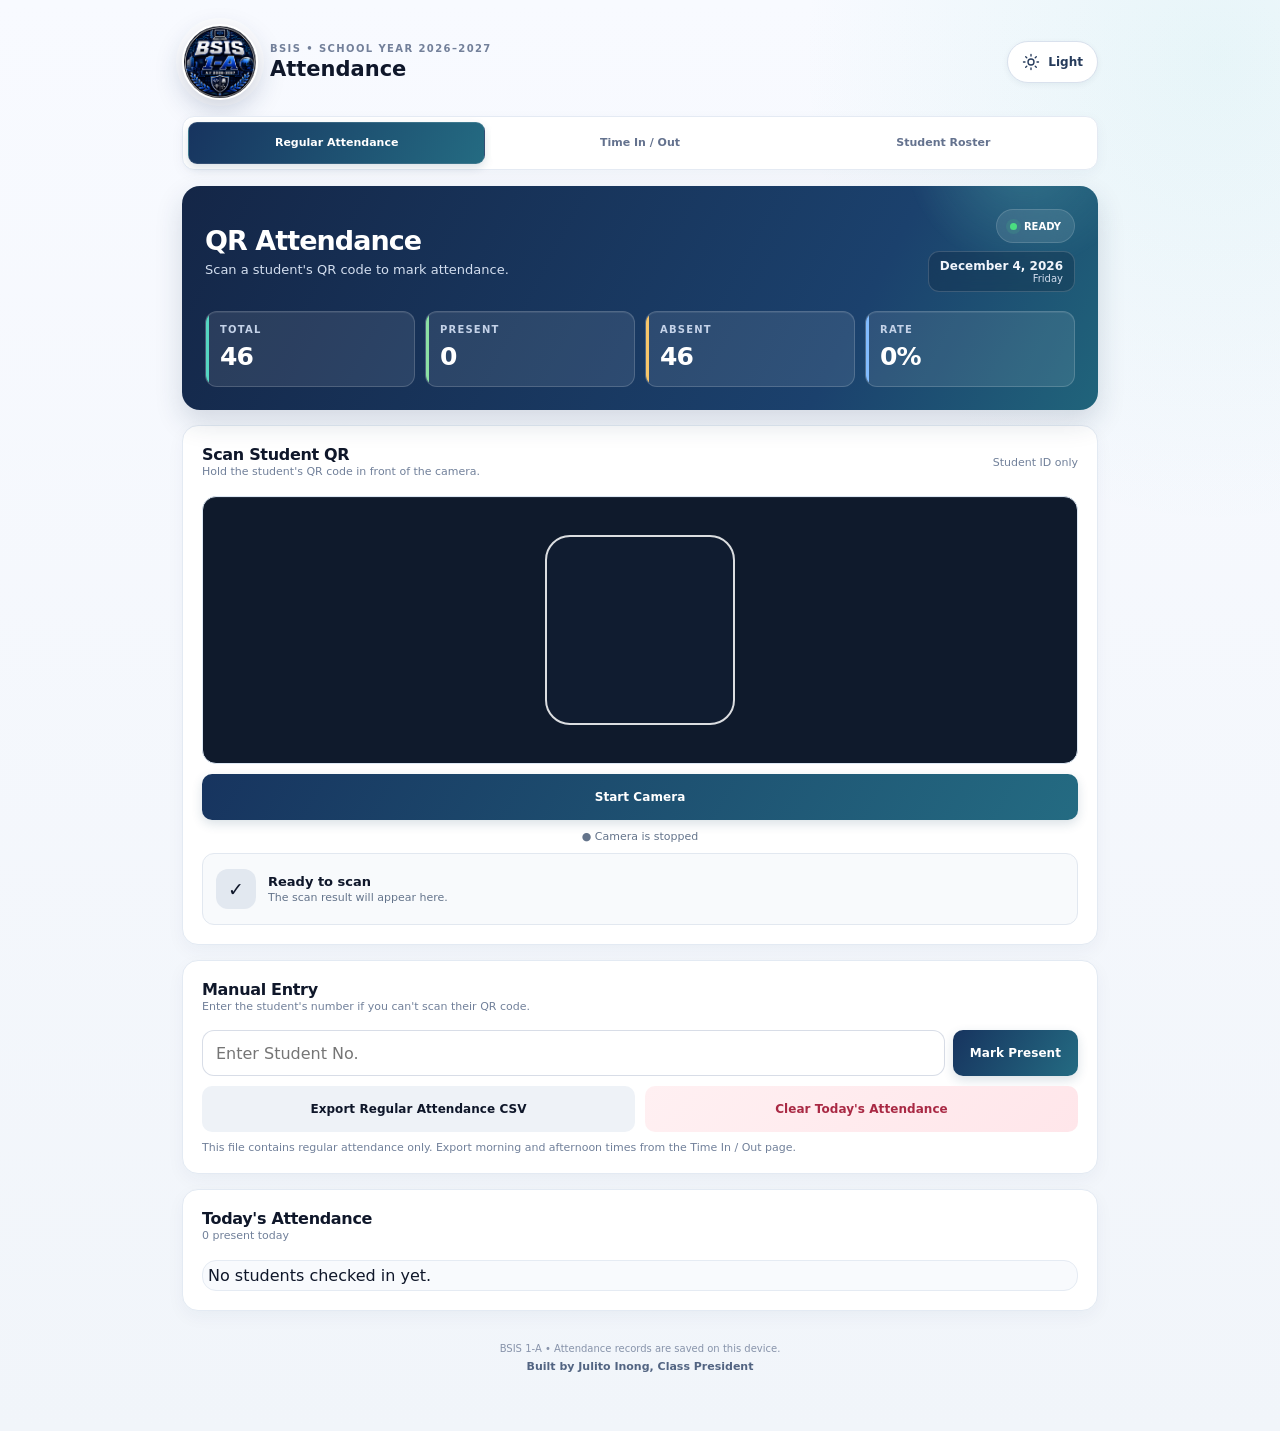
<file: index.html>
<!doctype html><html lang="en"><head>
<meta charset="utf-8"><meta name="viewport" content="width=device-width,initial-scale=1,viewport-fit=cover">
<meta name="theme-color" content="#0f172a"><meta name="mobile-web-app-capable" content="yes">
<meta name="apple-mobile-web-app-capable" content="yes"><meta name="apple-mobile-web-app-status-bar-style" content="black-translucent">
<link rel="manifest" href="./manifest.webmanifest"><link rel="icon" type="image/png" sizes="192x192" href="./bsis1a-icon-192.png"><link rel="apple-touch-icon" href="./bsis1a-icon-192.png">
<title>BSIS 1-A • Attendance</title><script src="./theme.js"></script><script src="./scanner-loader.js" defer></script>
<style>
@import url("./motion.css");
:root{--bg:#f5f7fb;--card:#fff;--ink:#0f172a;--muted:#64748b;--line:#e2e8f0;--primary:#0f172a;--soft:#eef2f7;--success:#15803d;--success-bg:#ecfdf3;--danger:#b91c1c;--danger-bg:#fef2f2}
*{box-sizing:border-box}html{background:var(--bg)}body{margin:0;font-family:Inter,ui-sans-serif,system-ui,-apple-system,BlinkMacSystemFont,"Segoe UI",sans-serif;color:var(--ink);background:linear-gradient(180deg,#eef2f7 0,#f8fafc 34%,var(--bg) 100%);min-height:100vh}
button,input{font:inherit}button{border:0;cursor:pointer}button:disabled{opacity:.55;cursor:not-allowed}.app{max-width:760px;margin:0 auto;padding:18px 14px calc(42px + env(safe-area-inset-bottom))}
.topbar{display:flex;justify-content:space-between;align-items:center;gap:12px;margin-bottom:14px}.brand{display:flex;align-items:center;gap:12px;min-width:0}.brand-mark{width:76px;height:76px;display:grid;place-items:center;border-radius:50%;background:#07152f url('./ChatGPT%20Image%20Aug%209,%202026,%2004_55_02%20PM.png') center/cover no-repeat;box-shadow:0 5px 16px rgba(15,23,42,.2),inset 0 0 0 3px rgba(255,255,255,.95);border:2px solid #fff;flex:none;overflow:hidden}
.brand-mark svg{display:none}
.eyebrow{font-size:10px;font-weight:800;letter-spacing:.1em;color:var(--muted);text-transform:uppercase}h1{font-size:21px;line-height:1.15;margin:3px 0 0;letter-spacing:0}.datebox{text-align:right;flex:none}.datebox b{display:block;font-size:13px}.datebox span{font-size:11px;color:var(--muted)}
.hero{background:linear-gradient(120deg,#101b32 0%,#102852 100%);color:#fff;border-radius:14px;padding:18px;box-shadow:0 8px 20px rgba(15,23,42,.12);margin-bottom:10px}.hero-head{display:flex;justify-content:space-between;gap:12px;align-items:flex-start}.hero h2{margin:0;font-size:19px;letter-spacing:0}.hero p{margin:6px 0 0;color:#cbd5e1;font-size:12px}.live{display:inline-flex;align-items:center;gap:7px;padding:7px 10px;border-radius:999px;background:rgba(255,255,255,.1);font-size:10px;font-weight:800;white-space:nowrap}.dot{width:7px;height:7px;border-radius:50%;background:#4ade80;box-shadow:0 0 0 4px rgba(74,222,128,.12)}
.stats{display:grid;grid-template-columns:repeat(4,1fr);gap:8px;margin-top:16px}.stat{background:rgba(255,255,255,.07);border:1px solid rgba(255,255,255,.12);border-radius:9px;padding:10px}.stat span{display:block;color:#cbd5e1;font-size:10px;font-weight:700}.stat b{font-size:20px;display:block;margin-top:3px}
.panel{background:var(--card);border:1px solid #dbe2ec;border-radius:12px;padding:15px;margin-top:10px;box-shadow:0 2px 8px rgba(15,23,42,.035)}.panel-head{display:flex;justify-content:space-between;align-items:center;gap:10px;margin-bottom:11px}.panel h3{font-size:15px;margin:0;letter-spacing:0}.hint{font-size:11px;color:var(--muted)}
.scanner-box{position:relative;background:#0b1220;border-radius:16px;padding:8px;overflow:hidden}#reader{width:100%;min-height:230px;border-radius:12px;overflow:hidden}#reader video{border-radius:12px;object-fit:cover}.scan-guide{position:absolute;left:50%;top:50%;width:190px;height:190px;transform:translate(-50%,-50%);border:2px solid rgba(255,255,255,.85);border-radius:22px;pointer-events:none;box-shadow:0 0 0 999px rgba(0,0,0,.08)}
.camera-actions{display:flex;gap:8px;margin-top:10px}.btn{min-height:42px;padding:10px 14px;border-radius:9px;font-weight:800;font-size:12px;background:var(--soft);color:var(--ink);transition:background-color .15s ease,transform .15s ease}.btn:hover{background:#e2e8f0}.btn:active{transform:translateY(1px)}.btn:focus-visible,.filter:focus-visible,input:focus-visible{outline:3px solid rgba(37,99,235,.3);outline-offset:2px}.btn.primary{background:#102852;color:#fff;flex:1}.btn.primary:hover{background:#17386d}
.status{display:flex;justify-content:center;align-items:center;gap:7px;margin:10px 0 0;font-size:11px;color:var(--muted)}.status.running{color:var(--success);font-weight:800}
.result{border:1px solid var(--line);background:#f8fafc;border-radius:15px;padding:13px;margin-top:10px;min-height:72px;display:flex;align-items:center;gap:12px}.result-icon{width:40px;height:40px;border-radius:12px;display:grid;place-items:center;background:#e2e8f0;font-size:19px;font-weight:900;flex:none}.result.ok{background:var(--success-bg);border-color:#bbf7d0}.result.ok .result-icon{background:#dcfce7;color:var(--success)}.result.err{background:var(--danger-bg);border-color:#fecaca}.result.err .result-icon{background:#fee2e2;color:var(--danger)}.result b{font-size:13px;display:block}.result span{font-size:11px;color:var(--muted);display:block;margin-top:2px}
.input-row{display:flex;gap:8px}.input{width:100%;border:1px solid #cbd5e1;border-radius:12px;padding:12px 13px;outline:none;background:#fff}.input:focus{border-color:#94a3b8;box-shadow:0 0 0 3px #e2e8f0}
.toolbar{display:flex;gap:8px;margin-bottom:10px}.search{position:relative;flex:1}.search input{padding-left:38px}.search-icon{position:absolute;left:13px;top:11px;color:#94a3b8;font-size:15px;pointer-events:none}.filters{display:flex;gap:6px;margin-bottom:5px}.filter{min-height:36px;padding:8px 12px;border-radius:8px;background:var(--soft);font-size:11px;font-weight:800;color:var(--muted)}.filter.active{background:#102852;color:#fff}
.list{max-height:390px;overflow:auto;border-top:1px solid var(--line)}.student{display:flex;align-items:center;gap:11px;padding:11px 2px;border-bottom:1px solid var(--line)}.avatar{width:36px;height:36px;border-radius:11px;background:#e2e8f0;display:grid;place-items:center;font-size:11px;font-weight:900;flex:none}.student-main{min-width:0;flex:1}.student-name{display:block;max-width:100%;padding:0;border:0;background:transparent;color:var(--ink);font:inherit;font-size:12px;font-weight:800;text-align:left;white-space:nowrap;overflow:hidden;text-overflow:ellipsis;cursor:pointer}.student-name:hover{text-decoration:underline}.student-name:focus-visible,.student-dialog-close:focus-visible{outline:3px solid rgba(37,99,235,.3);outline-offset:2px}.student-time{font-size:10px;color:var(--muted);margin-top:2px}.student-time:empty{display:none}.present-pill{font-size:9px;font-weight:900;color:var(--success);background:#dcfce7;padding:6px 8px;border-radius:999px}.absent-pill{font-size:9px;font-weight:900;color:#64748b;background:#f1f5f9;padding:6px 8px;border-radius:999px}
.student-dialog{width:min(420px,calc(100vw - 32px));padding:0;border:1px solid var(--line);border-radius:12px;background:var(--card);color:var(--ink);box-shadow:0 20px 60px rgba(15,23,42,.24)}.student-dialog::backdrop{background:rgba(3,13,29,.58)}.student-dialog-inner{padding:20px}.student-dialog-head{display:flex;align-items:flex-start;justify-content:space-between;gap:14px}.student-dialog-head h3{margin:4px 0 0;font-size:18px}.student-dialog-close{width:36px;height:36px;border-radius:8px;background:var(--soft);color:var(--ink);font-size:22px;line-height:1}.student-meta{display:grid;gap:12px;margin:18px 0 0}.student-meta div{border-top:1px solid var(--line);padding-top:10px}.student-meta dt{color:var(--muted);font-size:10px;font-weight:800;text-transform:uppercase}.student-meta dd{margin:4px 0 0;font-size:14px;font-weight:700}.student-meta .detail-present{color:var(--success)}.student-meta .detail-absent{color:var(--muted)}
.actions{display:grid;grid-template-columns:1fr 1fr;gap:8px;margin-top:10px}.danger{color:var(--danger);background:var(--danger-bg)}.install{display:none;width:100%;margin-top:10px;background:#e0e7ff;color:#3730a3}.install.show{display:block}.footer{text-align:center;color:#94a3b8;font-size:10px;margin-top:18px}.toast{position:fixed;left:50%;bottom:20px;transform:translate(-50%,20px);opacity:0;pointer-events:none;background:#0f172a;color:#fff;padding:10px 13px;border-radius:12px;font-size:11px;font-weight:700;transition:.2s;z-index:20;max-width:calc(100vw - 30px);text-align:center}.toast.show{opacity:1;transform:translate(-50%,0)}
.toast{position:fixed;left:50%;bottom:20px;transform:translate(-50%,20px);opacity:0;pointer-events:none;background:#0f172a;color:#fff;padding:10px 13px;border-radius:12px;font-size:11px;font-weight:700;transition:.2s;z-index:20;max-width:calc(100vw - 30px);text-align:center}.toast.show{opacity:1;transform:translate(-50%,0)}
@media(max-width:520px){.app{padding:12px 12px calc(30px + env(safe-area-inset-bottom))}.brand-mark{width:62px;height:62px}.brand{gap:9px}.eyebrow{font-size:9px}h1{font-size:19px}.topbar{align-items:center;margin-bottom:12px}.datebox{max-width:116px}.datebox b{font-size:11px}.stats{grid-template-columns:repeat(2,1fr);gap:7px;margin-top:14px}.stat{padding:9px}.hero{padding:15px;border-radius:12px}.hero h2{font-size:18px}.panel{padding:13px;border-radius:11px}.scanner-box #reader{min-height:205px}.actions{grid-template-columns:1fr}.input-row{align-items:stretch}.input-row .btn{flex:none;max-width:118px}.student{gap:9px;padding:10px 1px}.present-pill,.absent-pill{font-size:8px;padding:6px 7px}}
@media(max-width:360px){.brand-mark{width:54px;height:54px}.datebox{max-width:98px}.hero-head{gap:8px}.live{padding:6px 8px}.page-tab{flex:1}}
.page-tabs{display:flex;gap:6px;margin:0 0 10px}.page-tab{display:inline-flex;align-items:center;justify-content:center;min-height:38px;padding:8px 12px;border:1px solid var(--line);border-radius:8px;background:#fff;color:var(--muted);text-decoration:none;font-size:11px;font-weight:800}.page-tab.active{background:#102852;border-color:#102852;color:#fff}
</style></head><body><main class="app">
<header class="topbar"><div class="brand"><div class="brand-mark" aria-label="BSIS 1-A logo"><svg viewBox="0 0 420 420" aria-hidden="true" role="img"><defs><linearGradient id="blueGlow" x1="0" y1="0" x2="1" y2="1"><stop offset="0%" stop-color="#58c4ff"/><stop offset="100%" stop-color="#0c5edb"/></linearGradient><linearGradient id="badgeFill" x1="0" y1="0" x2="1" y2="1"><stop offset="0%" stop-color="#0b1d49"/><stop offset="100%" stop-color="#030d1d"/></linearGradient><linearGradient id="worldFill" x1="0" y1="0" x2="1" y2="1"><stop offset="0%" stop-color="#dff6ff"/><stop offset="100%" stop-color="#77bfff"/></linearGradient></defs><circle cx="210" cy="210" r="190" fill="url(#badgeFill)" stroke="#f3f9ff" stroke-width="12"/><circle cx="210" cy="210" r="162" fill="none" stroke="#0e6ae3" stroke-width="7" opacity=".9"/><path d="M50 140c10 18 25 33 42 42" stroke="#2db0ff" stroke-width="4" fill="none" opacity=".9"/><path d="M370 140c-10 18-25 33-42 42" stroke="#2db0ff" stroke-width="4" fill="none" opacity=".9"/><path d="M56 270c18-8 32-22 43-38" stroke="#2db0ff" stroke-width="4" fill="none" opacity=".9"/><path d="M364 270c-18-8-32-22-43-38" stroke="#2db0ff" stroke-width="4" fill="none" opacity=".9"/><g font-family="Arial Black, Segoe UI, sans-serif" font-weight="900" text-anchor="middle"><text x="210" y="143" font-size="82" fill="#f6fbff" stroke="#f6fbff" stroke-width="4">BSIS</text><text x="210" y="247" font-size="144" fill="url(#blueGlow)" stroke="#0e2157" stroke-width="6">1-A</text><rect x="110" y="272" width="200" height="42" rx="8" fill="#0d3f9b" stroke="#eaf5ff" stroke-width="3"/><text x="210" y="301" font-size="26" fill="#f5fbff" letter-spacing="1">A.Y 2026-2027</text></g><g transform="translate(65 72)"><path d="M35 0c24 0 26 18 26 30 0 25-22 42-42 42S0 57 0 30C0 18 11 0 35 0zm0 12c-15 0-17 9-17 18 0 16 15 28 30 28s30-12 30-28c0-9-2-18-17-18h-26zm-15 64l15-18 15 18M35 92v22" stroke="#0d2d6d" stroke-width="6" stroke-linecap="round" fill="none"/></g><g transform="translate(295 75)"><path d="M35 0c24 0 26 18 26 30 0 25-22 42-42 42S0 57 0 30C0 18 11 0 35 0zm0 12c-15 0-17 9-17 18 0 16 15 28 30 28s30-12 30-28c0-9-2-18-17-18h-26zm-15 64l15-18 15 18M35 92v22" stroke="#0d2d6d" stroke-width="6" stroke-linecap="round" fill="none"/></g><g fill="#4bb2ff" opacity=".95"><path d="M61 150c18-18 36-18 54 0-9 5-18 8-27 8-9 0-18-3-27-8z"/><path d="M307 150c18-18 36-18 54 0-9 5-18 8-27 8-9 0-18-3-27-8z"/></g><g transform="translate(87 128)"><path d="M10 65c18-16 28-44 28-67 0-33-21-53-59-53-15 0-38 6-48 33v12c12-13 41-22 48-7 0 6-7 12-7 28 0 18 8 31 25 43l13 11z" fill="#e6f6ff" opacity=".9"/><path d="M28 113l-5-20 10-24h29l10 24-5 20z" fill="#f4fbff"/><path d="M44 60h9v11h-9zm-23 15h55v9H21zm15-26h25v8H36zm18-16h10v10H54z" fill="#0b3f9c"/></g><g transform="translate(319 212) scale(1.1)"><circle cx="0" cy="0" r="54" fill="url(#worldFill)" stroke="#f4fbff" stroke-width="6"/><path d="M-26 -36c12 10 17 18 16 32-12 5-27 5-42 2 7-24 16-30 26-34zm26 16c20 6 25 14 27 31-6 1-14 1-20-2-11-5-20-12-28-20 5-5 13-10 21-9zm-9 36c-11 0-18-6-22-17 7-4 18-7 38-5-4 10-10 17-16 22zm-10-56c-17 16-27 39-35 62 2 7 8 13 14 16 8-27 16-42 21-78zm56 39c-14 16-23 25-44 30-7-18 0-42 19-53 11-5 18-2 25 23zm-57-58c13-2 27-1 39 11 8 7 13 17 16 30-10 1-18 0-28 2-16 4-23 14-33 27-17-7-16-57 6-70z" fill="#3d8ae6" opacity=".85"/><path d="M-32 6c20 2 34 3 48-6 3 11 9 20 18 28-11 6-20 12-31 12-17 0-30-13-35-34z" fill="#3d8ae6" opacity=".7"/></g><g transform="translate(210 345)"><path d="M-110 0c17-34 38-58 64-73 21 18 28 45 27 73-39 14-74 15-91 0zm74-73l8 41 28 16 15-29-13-28-38 0zm-34 28c57 6 97 5 152-24-15 32-45 54-86 60-32 6-52 0-66-36z" fill="#2a93ff" opacity=".92"/></g><g transform="translate(210 335)"><path d="M-100 0c15-34 34-56 52-72 17 9 27 24 33 45-17 20-49 34-85 27zm53-72l10 39 32 23 19-34-12-28-49 0zm35 10l36 23 14-16 7 28-30 13-27-48zm-95 33c34 4 61 7 87-8-12 27-47 40-87 32-17-4-29-13-35-28 11-2 20-2 35 4zm118-10l-12 24 25 19 16-15-13-28-16 0z" fill="#bfe7ff" opacity=".9"/></g><g transform="translate(210 350)"><path d="M0 0l10 32 34 10-34 10-10 32-10-32-34-10 34-10 10-32z" fill="#f3fbff"/></g></svg></div><div><div class="eyebrow">BSIS • School Year 2026–2027</div><h1>Attendance</h1></div></div><div class="datebox"><b id="todayLabel">—</b><span id="dayLabel">—</span></div></header>
<nav class="page-tabs" aria-label="Main pages"><a class="page-tab active" href="./index.html" aria-current="page">Regular Attendance</a><a class="page-tab" href="./session-attendance.html">Time In / Out</a><a class="page-tab" href="./roster.html">Student Roster</a></nav>
<section class="hero"><div class="hero-head"><div><h2>QR Attendance</h2><p>Scan a student's QR code to mark attendance.</p></div><div class="live"><i class="dot"></i><span>READY</span></div></div><div class="stats"><div class="stat"><span>TOTAL</span><b id="total">46</b></div><div class="stat"><span>PRESENT</span><b id="present">0</b></div><div class="stat"><span>ABSENT</span><b id="absent">46</b></div><div class="stat"><span>RATE</span><b id="rate">0%</b></div></div></section>
<section class="panel"><div class="panel-head"><div><h3>Scan Student QR</h3><div class="hint">Hold the student's QR code in front of the camera.</div></div><div class="hint">Student ID only</div></div><div class="scanner-box"><div id="reader"></div><div class="scan-guide"></div></div><div class="camera-actions"><button id="start" class="btn primary" onclick="startCamera()">Start Camera</button></div><div id="cameraStatus" class="status">● Camera is stopped</div><div id="result" class="result"><div class="result-icon">✓</div><div><b>Ready to scan</b><span>The scan result will appear here.</span></div></div></section>
<section class="panel"><div class="panel-head"><div><h3>Manual Entry</h3><div class="hint">Enter the student's number if you can't scan their QR code.</div></div></div><div class="input-row"><input class="input" id="manual" placeholder="Enter Student No." inputmode="numeric" autocomplete="off"><button class="btn primary" onclick="markManual()">Mark Present</button></div><div class="actions"><button class="btn" onclick="exportCSV()">Export Regular Attendance CSV</button><button class="btn danger" onclick="clearToday()">Clear Today's Attendance</button></div><div class="hint csv-hint">This file contains regular attendance only. Export morning and afternoon times from the Time In / Out page.</div><button id="installBtn" class="btn install" onclick="installPWA()">＋ Install BSIS 1-A App</button></section>
<section class="panel"><div class="panel-head"><div><h3>Today's Attendance</h3><div class="hint"><span id="presentListCount">0</span> present today</div></div></div><div id="attendanceList" class="list"></div></section>
<div class="footer">BSIS 1-A • Attendance records are saved on this device.<span class="footer-credit">Built by Julito Inong, Class President</span></div></main><div id="toast" class="toast"></div><dialog id="studentDialog" class="student-dialog" aria-labelledby="studentDetailName"><div class="student-dialog-inner"><div class="student-dialog-head"><div><div class="eyebrow">Student details</div><h3 id="studentDetailName">—</h3></div><button type="button" class="student-dialog-close" aria-label="Close student details" onclick="document.getElementById('studentDialog').close()">×</button></div><dl class="student-meta"><div><dt>Student No.</dt><dd id="studentDetailNo">—</dd></div><div><dt>Attendance</dt><dd id="studentDetailStatus">—</dd></div><div id="studentDetailTimeRow"><dt>Check-in time</dt><dd id="studentDetailTime">—</dd></div></dl></div></dialog>
<script src="./roster-data.js"></script>
<script>
const ROSTER=window.BSIS_ROSTER;
const byNo=Object.fromEntries(ROSTER.filter(s=>s.student_no).map(s=>[s.student_no,s.full_name]));
let todayKey="",attendance={},scanner=null,scanning=false,lastScan="",lastScanAt=0,deferredInstallPrompt=null;
function localDateKey(d=new Date()){const y=d.getFullYear(),m=String(d.getMonth()+1).padStart(2,"0"),day=String(d.getDate()).padStart(2,"0");return `${y}-${m}-${day}`}
function niceDate(d=new Date()){return new Intl.DateTimeFormat(undefined,{month:"long",day:"numeric",year:"numeric"}).format(d)}
function hasSessionRecord(record){return !!record&&(!!record.morningIn||!!record.morningOut||!!record.afternoonIn||!!record.afternoonOut)}
function loadRegularAttendance(dateKey){const regularKey="bsis1a_attendance_"+dateKey,sessionKey="bsis1a_session_attendance_"+dateKey,regular=JSON.parse(localStorage.getItem(regularKey)||"{}"),sessions=JSON.parse(localStorage.getItem(sessionKey)||"{}");let moved=false;Object.entries(regular).forEach(([studentNo,record])=>{if(!hasSessionRecord(record))return;const sessionRecord={student_no:record.student_no,full_name:record.full_name,slotStatus:record.slotStatus||{}};["morningIn","morningOut","afternoonIn","afternoonOut"].forEach(slot=>{if(record[slot])sessionRecord[slot]=record[slot]});sessions[studentNo]={...sessionRecord,...sessions[studentNo]};const regularRecord={...record};["morningIn","morningOut","afternoonIn","afternoonOut","slotStatus"].forEach(key=>delete regularRecord[key]);if(regularRecord.time)regular[studentNo]=regularRecord;else delete regular[studentNo];moved=true});if(moved){localStorage.setItem(sessionKey,JSON.stringify(sessions));localStorage.setItem(regularKey,JSON.stringify(regular))}return regular}
function refreshDate(){const next=localDateKey();if(next!==todayKey){todayKey=next;try{attendance=loadRegularAttendance(todayKey)}catch(e){attendance={}}render();showToast("New attendance day: "+niceDate(new Date()))}document.getElementById("todayLabel").textContent=niceDate(new Date());document.getElementById("dayLabel").textContent=new Intl.DateTimeFormat(undefined,{weekday:"long"}).format(new Date())}
function save(){localStorage.setItem("bsis1a_attendance_"+todayKey,JSON.stringify(attendance));render()}
function initials(name){return name.split(",")[0].trim().slice(0,2).toUpperCase()}
function escapeHTML(v){return String(v).replace(/[&<>"']/g,c=>({"&":"&amp;","<":"&lt;",">":"&gt;",'"':"&quot;","'":"&#39;"}[c]))}
function render(){const total=ROSTER.length,present=ROSTER.filter(student=>attendance[student.student_no]).length;document.getElementById("total").textContent=total;document.getElementById("present").textContent=present;document.getElementById("absent").textContent=total-present;document.getElementById("rate").textContent=Math.round(present/total*100)+"%";document.getElementById("presentListCount").textContent=present;renderRoster()}
function renderRoster(){const rows=ROSTER.filter(student=>student.student_no&&attendance[student.student_no]);const list=document.getElementById("attendanceList");if(!rows.length){list.innerHTML='<div class="empty">No students checked in yet.</div>';return}list.innerHTML=rows.map(student=>{const record=attendance[student.student_no];return `<div class="student"><div class="avatar">${escapeHTML(initials(student.full_name))}</div><div class="student-main"><button type="button" class="student-name" data-student-no="${escapeHTML(student.student_no)}">${escapeHTML(student.full_name)}</button><div class="student-time">Checked in ${escapeHTML(record.time)}</div></div><span class="present-pill">PRESENT</span></div>`}).join("")}
function showStudentDetails(studentNo){const student=ROSTER.find(s=>s.student_no===studentNo);if(!student)return;const record=attendance[studentNo];document.getElementById("studentDetailName").textContent=student.full_name;document.getElementById("studentDetailNo").textContent=student.student_no||"Not assigned";const status=document.getElementById("studentDetailStatus");status.textContent=record?"Present":"Absent";status.className=record?"detail-present":"detail-absent";document.getElementById("studentDetailTime").textContent=record?.time||"—";document.getElementById("studentDetailTimeRow").hidden=!record;document.getElementById("studentDialog").showModal()}
function showResult(title,detail,type="ok"){const el=document.getElementById("result");el.className="result "+type;el.innerHTML=`<div class="result-icon">${type==="ok"?"✓":"!"}</div><div><b>${escapeHTML(title)}</b><span>${escapeHTML(detail)}</span></div>`}
function showToast(msg){const t=document.getElementById("toast");t.textContent=msg;t.classList.add("show");clearTimeout(showToast.t);showToast.t=setTimeout(()=>t.classList.remove("show"),2200)}
function markPresent(no){no=String(no||"").trim();if(!no){showResult("Student No. required","Enter a Student No. to continue.","err");return false}if(!byNo[no]){showResult("Student not found",no+" is not in the current roster.","err");return false}if(attendance[no]){showResult("Already Present",byNo[no]+" was already marked at "+attendance[no].time+".","err");return false}attendance[no]={student_no:no,full_name:byNo[no],time:new Date().toLocaleTimeString([],{hour:"numeric",minute:"2-digit",second:"2-digit"})};save();showResult("Present",byNo[no]+" • "+attendance[no].time,"ok");showToast("Attendance recorded");return true}
function markManual(){const input=document.getElementById("manual"),v=input.value.trim();if(markPresent(v)){input.value="";input.focus()}}
function onScan(decodedText){const now=Date.now();if(decodedText===lastScan&&now-lastScanAt<2500)return;lastScan=decodedText;lastScanAt=now;markPresent(decodedText)}
function cameraErrorMessage(error){const detail=`${error?.name||""} ${error?.message||error||"Camera unavailable"}`;if(/NotAllowedError|PermissionDeniedError|permission denied|permission dismissed/i.test(detail))return "Camera permission is blocked. Allow it in Chrome site settings, then reload the app.";if(/NotFoundError|DevicesNotFoundError|no camera|no cameras/i.test(detail))return "No camera was found. Check that this device has a working camera.";if(/NotReadableError|TrackStartError|Could not start video source|device (?:is )?in use/i.test(detail))return "The camera may be busy. Close other apps using it, then try again.";if(/OverconstrainedError|ConstraintNotSatisfiedError/i.test(detail))return "The back camera could not be selected. Check camera permission or try another device.";if(/SecurityError|secure context|https/i.test(detail))return "Camera access needs a secure HTTPS page. Open the deployed Vercel app.";return `Camera error: ${detail.trim().slice(0,160)}`}
async function startCamera(){if(scanning)return;const button=document.getElementById("start");button.disabled=true;button.textContent="Loading scanner…";try{await loadHtml5Qrcode();scanner=scanner||new Html5Qrcode("reader");const config={fps:10,qrbox:{width:230,height:230},aspectRatio:1};await scanner.start({facingMode:"environment"},config,onScan,()=>{});scanning=true;document.querySelector(".scanner-box").classList.add("is-scanning");button.textContent="Stop Camera";button.onclick=stopCamera;document.getElementById("cameraStatus").textContent="● Camera is running";document.getElementById("cameraStatus").className="status running";document.querySelector(".live span").textContent="SCANNING"}catch(e){console.error(e);if(/scanner library/i.test(e?.message||""))showResult("Scanner unavailable","Connect to the internet and try starting the camera again.", "err");else showResult("Camera could not start",cameraErrorMessage(e),"err")}finally{button.disabled=false;if(!scanning)button.textContent="Start Camera"}}
async function stopCamera(){if(scanner&&scanning){try{await scanner.stop()}catch(e){}}scanning=false;document.querySelector(".scanner-box").classList.remove("is-scanning");document.getElementById("start").textContent="Start Camera";document.getElementById("start").onclick=startCamera;document.getElementById("cameraStatus").textContent="● Camera is stopped";document.getElementById("cameraStatus").className="status";document.querySelector(".live span").textContent="READY"}
function exportCSV(){const now=new Date(),exportedAt=[now.getFullYear(),String(now.getMonth()+1).padStart(2,"0"),String(now.getDate()).padStart(2,"0")].join("-")+" "+[String(now.getHours()).padStart(2,"0"),String(now.getMinutes()).padStart(2,"0"),String(now.getSeconds()).padStart(2,"0")].join(":"),rows=[["Attendance Date","Exported At (Local)","Attendance Mode","Student No.","Student Name","Regular Status","Regular Check-In Time"]];ROSTER.forEach(s=>{const record=s.student_no?attendance[s.student_no]:null;rows.push([todayKey,exportedAt,"Regular",s.student_no,s.full_name,record?"Present":"Absent",record?.time||""])});const csv=rows.map(r=>r.map(x=>`"${String(x).replace(/"/g,'""')}"`).join(",")).join("\n");const blob=new Blob(["﻿"+csv],{type:"text/csv;charset=utf-8"}),url=URL.createObjectURL(blob),a=document.createElement("a");a.href=url;a.download=`BSIS1-A_Regular_Attendance_${todayKey}.csv`;document.body.appendChild(a);a.click();setTimeout(()=>{a.remove();URL.revokeObjectURL(url)},500);showToast("Regular attendance CSV exported for "+niceDate(new Date()))}
function clearToday(){if(!confirm("Clear all attendance for "+niceDate(new Date())+"? This only clears this device."))return;attendance={};save();showResult("Attendance cleared","Today's local attendance has been cleared.","ok");showToast("Today's attendance cleared")}
window.addEventListener("beforeinstallprompt",e=>{e.preventDefault();deferredInstallPrompt=e;document.getElementById("installBtn").classList.add("show")});
async function installPWA(){if(!deferredInstallPrompt){showToast("Use your browser menu and choose Add to Home Screen / Install App.");return}deferredInstallPrompt.prompt();await deferredInstallPrompt.userChoice;deferredInstallPrompt=null;document.getElementById("installBtn").classList.remove("show")}
window.addEventListener("appinstalled",()=>showToast("BSIS 1-A installed successfully"));document.addEventListener("visibilitychange",refreshDate);window.addEventListener("focus",refreshDate);setInterval(refreshDate,30000);
todayKey=localDateKey();try{attendance=loadRegularAttendance(todayKey)}catch(e){attendance={}}refreshDate();render();
if("serviceWorker" in navigator){window.addEventListener("load",()=>navigator.serviceWorker.register("./sw.js").catch(()=>{}))}
document.getElementById("manual").addEventListener("keydown",e=>{if(e.key==="Enter")markManual()});
document.getElementById("attendanceList").addEventListener("click",event=>{const button=event.target.closest(".student-name");if(button)showStudentDetails(button.dataset.studentNo)});
document.getElementById("studentDialog").addEventListener("click",event=>{if(event.target===event.currentTarget)event.currentTarget.close()});
document.getElementById("studentDialog").addEventListener("keydown",event=>{if(event.key==="Escape"){event.preventDefault();event.currentTarget.close()}});
</script></body></html>
</file>
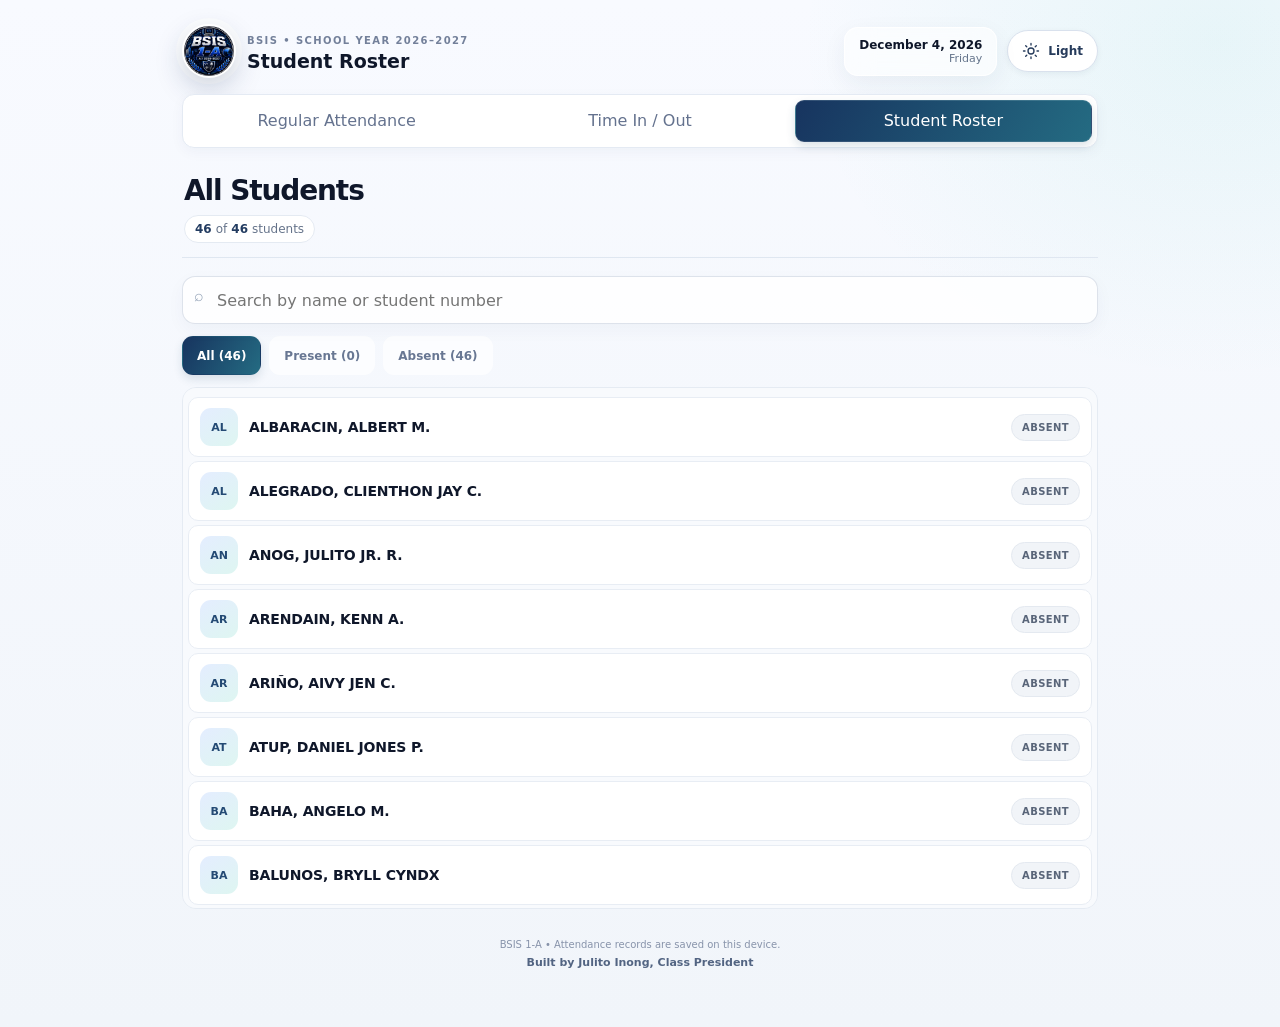
<file: roster.html>
<!doctype html>
<html lang="en">
<head>
<meta charset="utf-8">
<meta name="viewport" content="width=device-width,initial-scale=1,viewport-fit=cover">
<meta name="theme-color" content="#0f172a">
<link rel="manifest" href="./manifest.webmanifest">
<link rel="icon" type="image/png" sizes="192x192" href="./bsis1a-icon-192.png">
<link rel="apple-touch-icon" href="./bsis1a-icon-192.png">
<title>BSIS 1-A • Student Roster</title>
<script src="./theme.js"></script>
<style>
@import url("./motion.css");
:root{--bg:#f5f7fb;--card:#fff;--ink:#0f172a;--muted:#64748b;--line:#dbe2ec;--navy:#102852;--soft:#eef2f7;--success:#15803d;--success-bg:#dcfce7;--absent:#64748b;--absent-bg:#f1f5f9}
*{box-sizing:border-box}body{margin:0;background:linear-gradient(180deg,#eef2f7 0,#f8fafc 34%,var(--bg) 100%);color:var(--ink);font-family:Inter,ui-sans-serif,system-ui,-apple-system,BlinkMacSystemFont,"Segoe UI",sans-serif;min-height:100vh}button,input{font:inherit}button,a{-webkit-tap-highlight-color:transparent}.app{max-width:760px;margin:0 auto;padding:18px 14px calc(34px + env(safe-area-inset-bottom))}.topbar{display:flex;align-items:center;justify-content:space-between;gap:14px;margin-bottom:18px}.brand{display:flex;align-items:center;gap:11px;color:inherit;text-decoration:none;min-width:0}.brand-mark{width:54px;height:54px;flex:none;border:2px solid #fff;border-radius:50%;background:#07152f url('./ChatGPT%20Image%20Aug%209,%202026,%2004_55_02%20PM.png') center/cover no-repeat;box-shadow:0 4px 12px rgba(15,23,42,.18)}.eyebrow{font-size:10px;font-weight:800;color:var(--muted);text-transform:uppercase}.brand h1{font-size:19px;line-height:1.15;margin:3px 0 0}.top-actions{display:flex;align-items:center;gap:12px}.datebox{text-align:right;font-size:11px;color:var(--muted)}.datebox b{display:block;color:var(--ink);font-size:12px}.nav-link,.btn{display:inline-flex;align-items:center;justify-content:center;min-height:40px;padding:9px 13px;border:0;border-radius:8px;background:var(--navy);color:#fff;text-decoration:none;font-size:12px;font-weight:800}.nav-link:hover,.btn:hover{background:#17386d}.page-head{display:flex;align-items:flex-end;justify-content:space-between;gap:12px;padding:8px 0 14px;border-bottom:1px solid var(--line)}.page-head h2{font-size:19px;margin:0}.page-head p{margin:5px 0 0;color:var(--muted);font-size:12px}.tools{display:flex;gap:9px;align-items:center;margin:14px 0 10px}.search{position:relative;flex:1}.search span{position:absolute;left:12px;top:10px;color:#94a3b8}.search input{width:100%;height:40px;border:1px solid #cbd5e1;border-radius:8px;padding:9px 12px 9px 34px;background:#fff;color:var(--ink);outline:none}.search input:focus{border-color:#2563eb;box-shadow:0 0 0 3px rgba(37,99,235,.13)}.filters{display:flex;gap:6px;margin:0 0 10px}.filter{min-height:34px;padding:7px 11px;border:0;border-radius:7px;background:var(--soft);color:var(--muted);font-size:11px;font-weight:800;cursor:pointer}.filter.active{background:var(--navy);color:#fff}.list{border-top:1px solid var(--line)}.student{display:flex;align-items:center;gap:11px;padding:10px 2px;border-bottom:1px solid var(--line)}.avatar{width:36px;height:36px;flex:none;display:grid;place-items:center;border-radius:10px;background:#e2e8f0;font-size:11px;font-weight:900}.student-main{flex:1;min-width:0}.student-name{display:block;max-width:100%;padding:0;border:0;background:transparent;color:var(--ink);font-size:12px;font-weight:800;text-align:left;white-space:nowrap;overflow:hidden;text-overflow:ellipsis;cursor:pointer}.student-name:hover{text-decoration:underline}.student-name:focus-visible,.filter:focus-visible,.btn:focus-visible,.nav-link:focus-visible,.close:focus-visible{outline:3px solid rgba(37,99,235,.3);outline-offset:2px}.student-time{margin-top:2px;color:var(--muted);font-size:10px}.student-time:empty{display:none}.status-pill{flex:none;padding:6px 8px;border-radius:999px;font-size:9px;font-weight:900}.status-present{background:var(--success-bg);color:var(--success)}.status-absent{background:var(--absent-bg);color:var(--absent)}.empty{padding:24px 8px;text-align:center;color:var(--muted);font-size:12px}.footer{margin-top:16px;color:#94a3b8;text-align:center;font-size:10px}.student-dialog{width:min(420px,calc(100vw - 32px));padding:0;border:1px solid var(--line);border-radius:12px;background:#fff;color:var(--ink);box-shadow:0 20px 60px rgba(15,23,42,.24)}.student-dialog::backdrop{background:rgba(3,13,29,.58)}.dialog-inner{padding:20px}.dialog-head{display:flex;justify-content:space-between;align-items:flex-start;gap:14px}.dialog-head h3{margin:4px 0 0;font-size:18px}.close{width:36px;height:36px;border:0;border-radius:8px;background:var(--soft);color:var(--ink);font-size:22px;cursor:pointer}.meta{display:grid;gap:12px;margin:18px 0 0}.meta div{border-top:1px solid var(--line);padding-top:10px}.meta dt{color:var(--muted);font-size:10px;font-weight:800;text-transform:uppercase}.meta dd{margin:4px 0 0;font-size:14px;font-weight:700}.meta .present{color:var(--success)}.meta .absent{color:var(--muted)}
@media(max-width:520px){.app{padding:12px 12px calc(26px + env(safe-area-inset-bottom))}.topbar{margin-bottom:12px}.brand-mark{width:46px;height:46px}.brand h1{font-size:17px}.datebox{display:none}.top-actions{gap:0}.page-head{align-items:flex-start;flex-direction:column}.tools{flex-direction:column;align-items:stretch}.tools .nav-link{width:100%}.student{gap:9px}.status-pill{font-size:8px;padding:6px 7px}}
</style>
</head>
<body>
<main class="app">
<header class="topbar"><a class="brand" href="./index.html"><span class="brand-mark" aria-hidden="true"></span><span><span class="eyebrow">BSIS • School Year 2026–2027</span><h1>Student Roster</h1></span></a><div class="top-actions"><div class="datebox"><b id="todayLabel">—</b><span id="dayLabel">—</span></div></div></header>
<nav class="page-tabs" aria-label="Attendance pages"><a class="page-tab" href="./index.html">Regular Attendance</a><a class="page-tab" href="./session-attendance.html">Time In / Out</a><a class="page-tab active" href="./roster.html" aria-current="page">Student Roster</a></nav>
<section class="page-head"><div><h2>All Students</h2><p><span id="visibleCount">46</span> of <span id="totalCount">46</span> students</p></div></section>
<div class="tools"><label class="search"><span aria-hidden="true">⌕</span><input id="search" type="search" placeholder="Search by name or student number" autocomplete="off"></label></div>
<div class="filters" role="group" aria-label="Filter students"><button type="button" class="filter active" data-filter="all">All</button><button type="button" class="filter" data-filter="present">Present</button><button type="button" class="filter" data-filter="absent">Absent</button></div>
<div id="rosterList" class="list" aria-live="polite"></div>
<div class="footer">BSIS 1-A • Attendance records are saved on this device.<span class="footer-credit">Built by Julito Inong, Class President</span></div>
</main>
<dialog id="studentDialog" class="student-dialog" aria-labelledby="studentDetailName"><div class="dialog-inner"><div class="dialog-head"><div><div class="eyebrow">Student details</div><h3 id="studentDetailName">—</h3></div><button type="button" class="close" aria-label="Close student details">×</button></div><dl class="meta"><div><dt>Student No.</dt><dd id="studentDetailNo">—</dd></div><div><dt>Attendance</dt><dd id="studentDetailStatus">—</dd></div><div id="studentDetailTimeRow"><dt>Check-in time</dt><dd id="studentDetailTime">—</dd></div></dl></div></dialog>
<script src="./roster-data.js"></script>
<script>
const ROSTER=window.BSIS_ROSTER;
const STORAGE_PREFIX="bsis1a_attendance_";
let todayKey="",attendance={},filterMode="all";
function localDateKey(date=new Date()){const year=date.getFullYear(),month=String(date.getMonth()+1).padStart(2,"0"),day=String(date.getDate()).padStart(2,"0");return `${year}-${month}-${day}`}
function escapeHTML(value){return String(value).replace(/[&<>"']/g,char=>({"&":"&amp;","<":"&lt;",">":"&gt;",'"':"&quot;","'":"&#39;"}[char]))}
function initials(name){return name.split(",")[0].trim().slice(0,2).toUpperCase()}
function loadAttendance(){todayKey=localDateKey();try{attendance=JSON.parse(localStorage.getItem(STORAGE_PREFIX+todayKey)||"{}")}catch(error){attendance={}}renderRoster()}
function renderRoster(){const query=document.getElementById("search").value.trim().toLowerCase();const presentCount=ROSTER.filter(student=>!!attendance[student.student_no]).length;const counts={all:ROSTER.length,present:presentCount,absent:ROSTER.length-presentCount};document.querySelectorAll(".filter").forEach(button=>{const mode=button.dataset.filter;button.textContent=`${mode[0].toUpperCase()+mode.slice(1)} (${counts[mode]})`;button.classList.toggle("active",filterMode===mode)});const rows=ROSTER.filter(student=>{const record=attendance[student.student_no],present=!!record;const matchesQuery=student.full_name.toLowerCase().includes(query)||student.student_no.includes(query);return matchesQuery&&(filterMode==="all"||(filterMode==="present"&&present)||(filterMode==="absent"&&!present))});document.getElementById("visibleCount").textContent=rows.length;document.getElementById("totalCount").textContent=ROSTER.length;const list=document.getElementById("rosterList");if(!rows.length){list.innerHTML='<div class="empty">No students match this view.</div>';return}list.innerHTML=rows.map(student=>{const record=attendance[student.student_no];return `<div class="student"><div class="avatar">${escapeHTML(initials(student.full_name))}</div><div class="student-main"><button type="button" class="student-name" data-student-no="${escapeHTML(student.student_no)}">${escapeHTML(student.full_name)}</button><div class="student-time">${record?"Checked in "+escapeHTML(record.time):""}</div></div><span class="status-pill ${record?"status-present":"status-absent"}">${record?"PRESENT":"ABSENT"}</span></div>`}).join("")}
function showStudentDetails(studentNo){const student=ROSTER.find(entry=>entry.student_no===studentNo);if(!student)return;const record=attendance[studentNo];document.getElementById("studentDetailName").textContent=student.full_name;document.getElementById("studentDetailNo").textContent=student.student_no||"Not assigned";const status=document.getElementById("studentDetailStatus");status.textContent=record?"Present":"Absent";status.className=record?"present":"absent";document.getElementById("studentDetailTime").textContent=record?.time||"—";document.getElementById("studentDetailTimeRow").hidden=!record;document.getElementById("studentDialog").showModal()}
document.getElementById("search").addEventListener("input",renderRoster);
document.querySelector(".filters").addEventListener("click",event=>{const button=event.target.closest("[data-filter]");if(button){filterMode=button.dataset.filter;renderRoster()}});
document.getElementById("rosterList").addEventListener("click",event=>{const button=event.target.closest(".student-name");if(button)showStudentDetails(button.dataset.studentNo)});
document.getElementById("studentDialog").addEventListener("click",event=>{if(event.target===event.currentTarget)event.currentTarget.close()});
document.getElementById("studentDialog").addEventListener("keydown",event=>{if(event.key==="Escape"){event.preventDefault();event.currentTarget.close()}});
document.querySelector(".close").addEventListener("click",()=>document.getElementById("studentDialog").close());
function refreshDate(){const now=new Date(),key=localDateKey(now);if(key!==todayKey)loadAttendance();document.getElementById("todayLabel").textContent=new Intl.DateTimeFormat(undefined,{month:"long",day:"numeric",year:"numeric"}).format(now);document.getElementById("dayLabel").textContent=new Intl.DateTimeFormat(undefined,{weekday:"long"}).format(now)}
window.addEventListener("storage",event=>{if(event.key===STORAGE_PREFIX+todayKey)loadAttendance()});window.addEventListener("focus",refreshDate);document.addEventListener("visibilitychange",refreshDate);setInterval(refreshDate,30000);
loadAttendance();refreshDate();
if("serviceWorker" in navigator)window.addEventListener("load",()=>navigator.serviceWorker.register("./sw.js").catch(()=>{}));
</script>
</body>
</html>
</file>
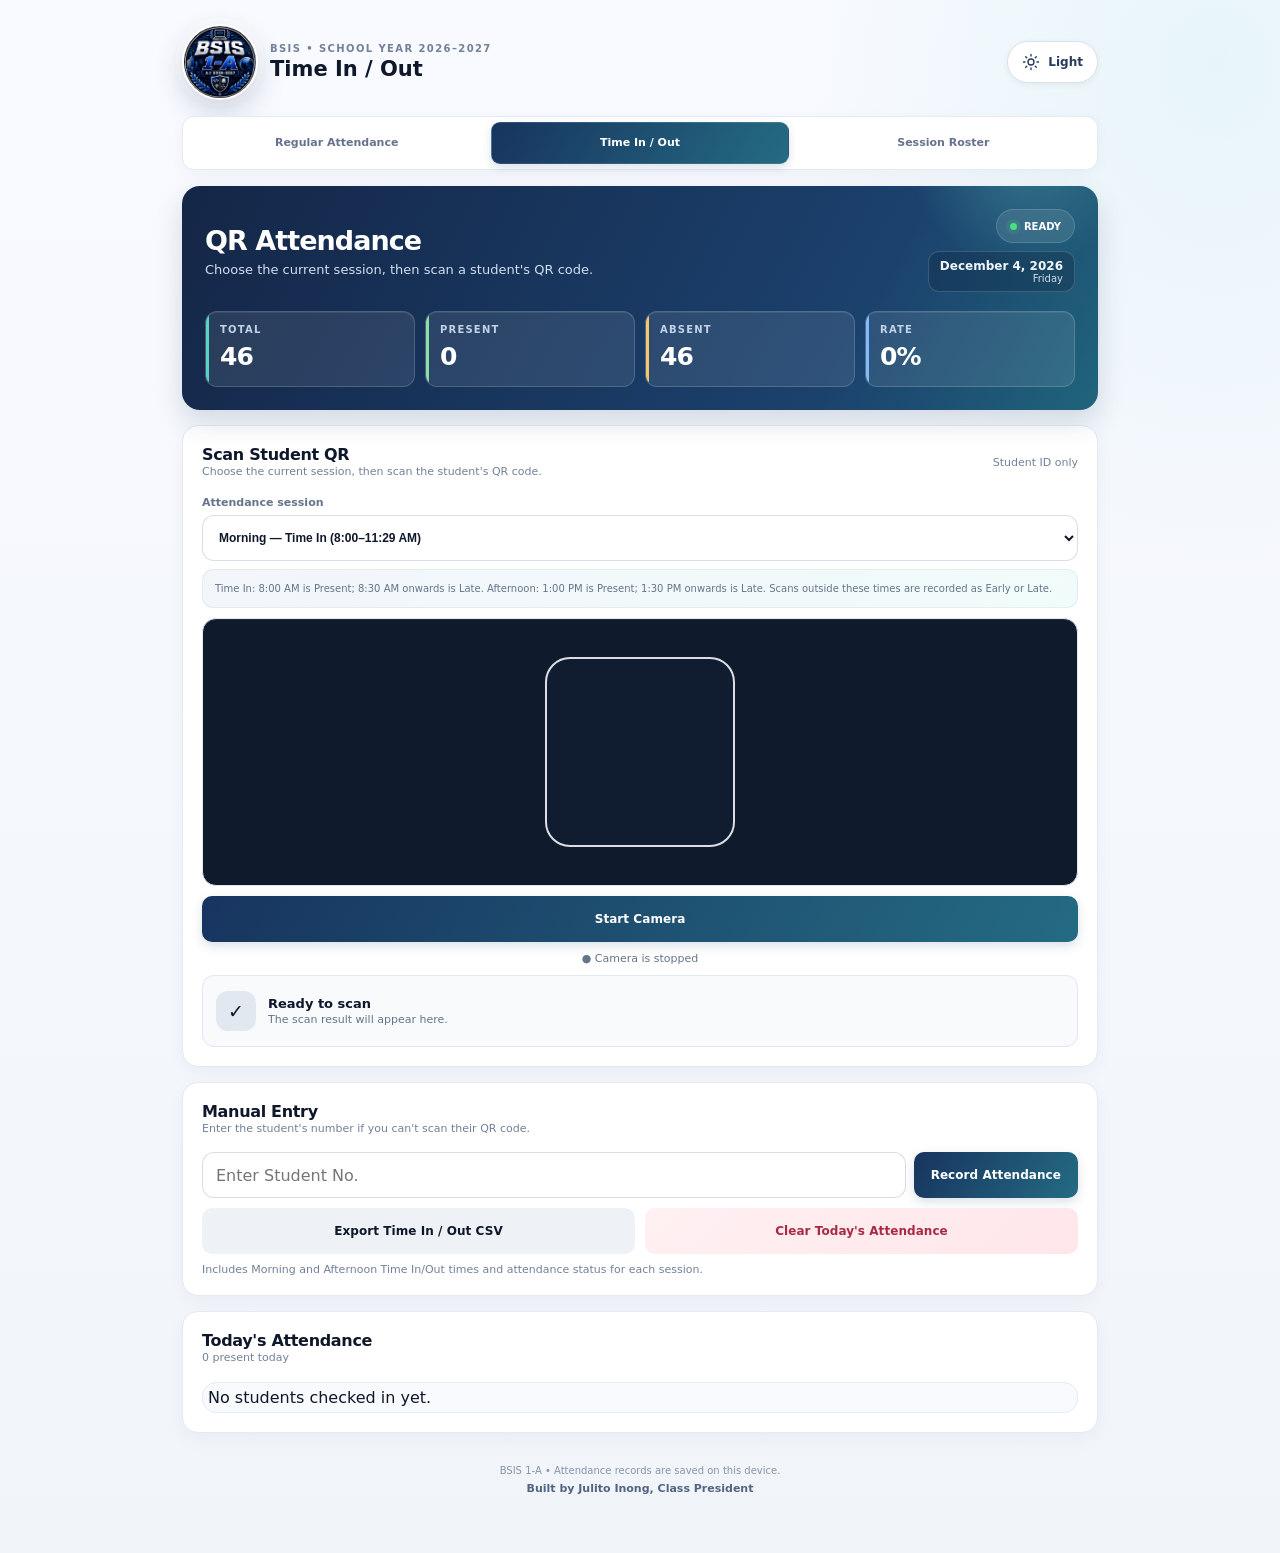
<file: session-attendance.html>
<!doctype html><html lang="en"><head>
<meta charset="utf-8"><meta name="viewport" content="width=device-width,initial-scale=1,viewport-fit=cover">
<meta name="theme-color" content="#0f172a"><meta name="mobile-web-app-capable" content="yes">
<meta name="apple-mobile-web-app-capable" content="yes"><meta name="apple-mobile-web-app-status-bar-style" content="black-translucent">
<link rel="manifest" href="./manifest.webmanifest"><link rel="icon" type="image/png" sizes="192x192" href="./bsis1a-icon-192.png"><link rel="apple-touch-icon" href="./bsis1a-icon-192.png">
<title>BSIS 1-A • Time In / Out Attendance</title><script src="./theme.js"></script><script src="./scanner-loader.js" defer></script>
<style>
@import url("./motion.css");
:root{--bg:#f5f7fb;--card:#fff;--ink:#0f172a;--muted:#64748b;--line:#e2e8f0;--primary:#0f172a;--soft:#eef2f7;--success:#15803d;--success-bg:#ecfdf3;--danger:#b91c1c;--danger-bg:#fef2f2}
*{box-sizing:border-box}html{background:var(--bg)}body{margin:0;font-family:Inter,ui-sans-serif,system-ui,-apple-system,BlinkMacSystemFont,"Segoe UI",sans-serif;color:var(--ink);background:linear-gradient(180deg,#eef2f7 0,#f8fafc 34%,var(--bg) 100%);min-height:100vh}
button,input{font:inherit}button{border:0;cursor:pointer}button:disabled{opacity:.55;cursor:not-allowed}.app{max-width:760px;margin:0 auto;padding:18px 14px calc(42px + env(safe-area-inset-bottom))}
.topbar{display:flex;justify-content:space-between;align-items:center;gap:12px;margin-bottom:14px}.brand{display:flex;align-items:center;gap:12px;min-width:0}.brand-mark{width:76px;height:76px;display:grid;place-items:center;border-radius:50%;background:#07152f url('./ChatGPT%20Image%20Aug%209,%202026,%2004_55_02%20PM.png') center/cover no-repeat;box-shadow:0 5px 16px rgba(15,23,42,.2),inset 0 0 0 3px rgba(255,255,255,.95);border:2px solid #fff;flex:none;overflow:hidden}
.brand-mark svg{display:none}
.eyebrow{font-size:10px;font-weight:800;letter-spacing:.1em;color:var(--muted);text-transform:uppercase}h1{font-size:21px;line-height:1.15;margin:3px 0 0;letter-spacing:0}.datebox{text-align:right;flex:none}.datebox b{display:block;font-size:13px}.datebox span{font-size:11px;color:var(--muted)}
.hero{background:linear-gradient(120deg,#101b32 0%,#102852 100%);color:#fff;border-radius:14px;padding:18px;box-shadow:0 8px 20px rgba(15,23,42,.12);margin-bottom:10px}.hero-head{display:flex;justify-content:space-between;gap:12px;align-items:flex-start}.hero h2{margin:0;font-size:19px;letter-spacing:0}.hero p{margin:6px 0 0;color:#cbd5e1;font-size:12px}.live{display:inline-flex;align-items:center;gap:7px;padding:7px 10px;border-radius:999px;background:rgba(255,255,255,.1);font-size:10px;font-weight:800;white-space:nowrap}.dot{width:7px;height:7px;border-radius:50%;background:#4ade80;box-shadow:0 0 0 4px rgba(74,222,128,.12)}
.stats{display:grid;grid-template-columns:repeat(4,1fr);gap:8px;margin-top:16px}.stat{background:rgba(255,255,255,.07);border:1px solid rgba(255,255,255,.12);border-radius:9px;padding:10px}.stat span{display:block;color:#cbd5e1;font-size:10px;font-weight:700}.stat b{font-size:20px;display:block;margin-top:3px}
.panel{background:var(--card);border:1px solid #dbe2ec;border-radius:12px;padding:15px;margin-top:10px;box-shadow:0 2px 8px rgba(15,23,42,.035)}.panel-head{display:flex;justify-content:space-between;align-items:center;gap:10px;margin-bottom:11px}.panel h3{font-size:15px;margin:0;letter-spacing:0}.hint{font-size:11px;color:var(--muted)}
.scanner-box{position:relative;background:#0b1220;border-radius:16px;padding:8px;overflow:hidden}#reader{width:100%;min-height:230px;border-radius:12px;overflow:hidden}#reader video{border-radius:12px;object-fit:cover}.scan-guide{position:absolute;left:50%;top:50%;width:190px;height:190px;transform:translate(-50%,-50%);border:2px solid rgba(255,255,255,.85);border-radius:22px;pointer-events:none;box-shadow:0 0 0 999px rgba(0,0,0,.08)}
.camera-actions{display:flex;gap:8px;margin-top:10px}.btn{min-height:42px;padding:10px 14px;border-radius:9px;font-weight:800;font-size:12px;background:var(--soft);color:var(--ink);transition:background-color .15s ease,transform .15s ease}.btn:hover{background:#e2e8f0}.btn:active{transform:translateY(1px)}.btn:focus-visible,.filter:focus-visible,input:focus-visible{outline:3px solid rgba(37,99,235,.3);outline-offset:2px}.btn.primary{background:#102852;color:#fff;flex:1}.btn.primary:hover{background:#17386d}
.status{display:flex;justify-content:center;align-items:center;gap:7px;margin:10px 0 0;font-size:11px;color:var(--muted)}.status.running{color:var(--success);font-weight:800}
.result{border:1px solid var(--line);background:#f8fafc;border-radius:15px;padding:13px;margin-top:10px;min-height:72px;display:flex;align-items:center;gap:12px}.result-icon{width:40px;height:40px;border-radius:12px;display:grid;place-items:center;background:#e2e8f0;font-size:19px;font-weight:900;flex:none}.result.ok{background:var(--success-bg);border-color:#bbf7d0}.result.ok .result-icon{background:#dcfce7;color:var(--success)}.result.err{background:var(--danger-bg);border-color:#fecaca}.result.err .result-icon{background:#fee2e2;color:var(--danger)}.result b{font-size:13px;display:block}.result span{font-size:11px;color:var(--muted);display:block;margin-top:2px}
.input-row{display:flex;gap:8px}.input{width:100%;border:1px solid #cbd5e1;border-radius:12px;padding:12px 13px;outline:none;background:#fff}.input:focus{border-color:#94a3b8;box-shadow:0 0 0 3px #e2e8f0}
.toolbar{display:flex;gap:8px;margin-bottom:10px}.search{position:relative;flex:1}.search input{padding-left:38px}.search-icon{position:absolute;left:13px;top:11px;color:#94a3b8;font-size:15px;pointer-events:none}.filters{display:flex;gap:6px;margin-bottom:5px}.filter{min-height:36px;padding:8px 12px;border-radius:8px;background:var(--soft);font-size:11px;font-weight:800;color:var(--muted)}.filter.active{background:#102852;color:#fff}
.list{max-height:390px;overflow:auto;border-top:1px solid var(--line)}.student{display:flex;align-items:center;gap:11px;padding:11px 2px;border-bottom:1px solid var(--line)}.avatar{width:36px;height:36px;border-radius:11px;background:#e2e8f0;display:grid;place-items:center;font-size:11px;font-weight:900;flex:none}.student-main{min-width:0;flex:1}.student-name{display:block;max-width:100%;padding:0;border:0;background:transparent;color:var(--ink);font:inherit;font-size:12px;font-weight:800;text-align:left;white-space:nowrap;overflow:hidden;text-overflow:ellipsis;cursor:pointer}.student-name:hover{text-decoration:underline}.student-name:focus-visible,.student-dialog-close:focus-visible{outline:3px solid rgba(37,99,235,.3);outline-offset:2px}.student-time{font-size:10px;color:var(--muted);margin-top:2px}.student-time:empty{display:none}.present-pill{font-size:9px;font-weight:900;color:var(--success);background:#dcfce7;padding:6px 8px;border-radius:999px}.absent-pill{font-size:9px;font-weight:900;color:#64748b;background:#f1f5f9;padding:6px 8px;border-radius:999px}
.student-dialog{width:min(420px,calc(100vw - 32px));padding:0;border:1px solid var(--line);border-radius:12px;background:var(--card);color:var(--ink);box-shadow:0 20px 60px rgba(15,23,42,.24)}.student-dialog::backdrop{background:rgba(3,13,29,.58)}.student-dialog-inner{padding:20px}.student-dialog-head{display:flex;align-items:flex-start;justify-content:space-between;gap:14px}.student-dialog-head h3{margin:4px 0 0;font-size:18px}.student-dialog-close{width:36px;height:36px;border-radius:8px;background:var(--soft);color:var(--ink);font-size:22px;line-height:1}.student-meta{display:grid;gap:12px;margin:18px 0 0}.student-meta div{border-top:1px solid var(--line);padding-top:10px}.student-meta dt{color:var(--muted);font-size:10px;font-weight:800;text-transform:uppercase}.student-meta dd{margin:4px 0 0;font-size:14px;font-weight:700}.student-meta .detail-present{color:var(--success)}.student-meta .detail-absent{color:var(--muted)}
.actions{display:grid;grid-template-columns:1fr 1fr;gap:8px;margin-top:10px}.danger{color:var(--danger);background:var(--danger-bg)}.install{display:none;width:100%;margin-top:10px;background:#e0e7ff;color:#3730a3}.install.show{display:block}.footer{text-align:center;color:#94a3b8;font-size:10px;margin-top:18px}.toast{position:fixed;left:50%;bottom:20px;transform:translate(-50%,20px);opacity:0;pointer-events:none;background:#0f172a;color:#fff;padding:10px 13px;border-radius:12px;font-size:11px;font-weight:700;transition:.2s;z-index:20;max-width:calc(100vw - 30px);text-align:center}.toast.show{opacity:1;transform:translate(-50%,0)}
.slot-picker{display:grid;gap:6px;margin:0 0 10px;font-size:11px;font-weight:800;color:var(--muted)}.slot-picker .input{padding:10px 12px;font-size:12px;font-weight:700;color:var(--ink)}.slot-schedule{margin-top:2px;font-size:10px;line-height:1.6;font-weight:500;color:var(--muted)}.attendance-mark{display:inline-block;margin-left:3px;padding:2px 5px;border-radius:999px;font-size:9px;font-weight:900;white-space:nowrap}.attendance-mark.present,.attendance-mark.on-time{background:#dcfce7;color:#15803d}.attendance-mark.late{background:#fef2f2;color:#b91c1c}.attendance-mark.early{background:#fef3c7;color:#92400e}.toast{position:fixed;left:50%;bottom:20px;transform:translate(-50%,20px);opacity:0;pointer-events:none;background:#0f172a;color:#fff;padding:10px 13px;border-radius:12px;font-size:11px;font-weight:700;transition:.2s;z-index:20;max-width:calc(100vw - 30px);text-align:center}.toast.show{opacity:1;transform:translate(-50%,0)}
@media(max-width:520px){.app{padding:12px 12px calc(30px + env(safe-area-inset-bottom))}.brand-mark{width:62px;height:62px}.brand{gap:9px}.eyebrow{font-size:9px}h1{font-size:19px}.topbar{align-items:center;margin-bottom:12px}.datebox{max-width:116px}.datebox b{font-size:11px}.stats{grid-template-columns:repeat(2,1fr);gap:7px;margin-top:14px}.stat{padding:9px}.hero{padding:15px;border-radius:12px}.hero h2{font-size:18px}.panel{padding:13px;border-radius:11px}.scanner-box #reader{min-height:205px}.actions{grid-template-columns:1fr}.input-row{align-items:stretch}.input-row .btn{flex:none;max-width:118px}.student{gap:9px;padding:10px 1px}.present-pill,.absent-pill{font-size:8px;padding:6px 7px}}
@media(max-width:360px){.brand-mark{width:54px;height:54px}.datebox{max-width:98px}.hero-head{gap:8px}.live{padding:6px 8px}.page-tab{flex:1}}
.page-tabs{display:flex;gap:6px;margin:0 0 10px}.page-tab{display:inline-flex;align-items:center;justify-content:center;min-height:38px;padding:8px 12px;border:1px solid var(--line);border-radius:8px;background:#fff;color:var(--muted);text-decoration:none;font-size:11px;font-weight:800}.page-tab.active{background:#102852;border-color:#102852;color:#fff}
</style></head><body><main class="app">
<header class="topbar"><div class="brand"><div class="brand-mark" aria-label="BSIS 1-A logo"><svg viewBox="0 0 420 420" aria-hidden="true" role="img"><defs><linearGradient id="blueGlow" x1="0" y1="0" x2="1" y2="1"><stop offset="0%" stop-color="#58c4ff"/><stop offset="100%" stop-color="#0c5edb"/></linearGradient><linearGradient id="badgeFill" x1="0" y1="0" x2="1" y2="1"><stop offset="0%" stop-color="#0b1d49"/><stop offset="100%" stop-color="#030d1d"/></linearGradient><linearGradient id="worldFill" x1="0" y1="0" x2="1" y2="1"><stop offset="0%" stop-color="#dff6ff"/><stop offset="100%" stop-color="#77bfff"/></linearGradient></defs><circle cx="210" cy="210" r="190" fill="url(#badgeFill)" stroke="#f3f9ff" stroke-width="12"/><circle cx="210" cy="210" r="162" fill="none" stroke="#0e6ae3" stroke-width="7" opacity=".9"/><path d="M50 140c10 18 25 33 42 42" stroke="#2db0ff" stroke-width="4" fill="none" opacity=".9"/><path d="M370 140c-10 18-25 33-42 42" stroke="#2db0ff" stroke-width="4" fill="none" opacity=".9"/><path d="M56 270c18-8 32-22 43-38" stroke="#2db0ff" stroke-width="4" fill="none" opacity=".9"/><path d="M364 270c-18-8-32-22-43-38" stroke="#2db0ff" stroke-width="4" fill="none" opacity=".9"/><g font-family="Arial Black, Segoe UI, sans-serif" font-weight="900" text-anchor="middle"><text x="210" y="143" font-size="82" fill="#f6fbff" stroke="#f6fbff" stroke-width="4">BSIS</text><text x="210" y="247" font-size="144" fill="url(#blueGlow)" stroke="#0e2157" stroke-width="6">1-A</text><rect x="110" y="272" width="200" height="42" rx="8" fill="#0d3f9b" stroke="#eaf5ff" stroke-width="3"/><text x="210" y="301" font-size="26" fill="#f5fbff" letter-spacing="1">A.Y 2026-2027</text></g><g transform="translate(65 72)"><path d="M35 0c24 0 26 18 26 30 0 25-22 42-42 42S0 57 0 30C0 18 11 0 35 0zm0 12c-15 0-17 9-17 18 0 16 15 28 30 28s30-12 30-28c0-9-2-18-17-18h-26zm-15 64l15-18 15 18M35 92v22" stroke="#0d2d6d" stroke-width="6" stroke-linecap="round" fill="none"/></g><g transform="translate(295 75)"><path d="M35 0c24 0 26 18 26 30 0 25-22 42-42 42S0 57 0 30C0 18 11 0 35 0zm0 12c-15 0-17 9-17 18 0 16 15 28 30 28s30-12 30-28c0-9-2-18-17-18h-26zm-15 64l15-18 15 18M35 92v22" stroke="#0d2d6d" stroke-width="6" stroke-linecap="round" fill="none"/></g><g fill="#4bb2ff" opacity=".95"><path d="M61 150c18-18 36-18 54 0-9 5-18 8-27 8-9 0-18-3-27-8z"/><path d="M307 150c18-18 36-18 54 0-9 5-18 8-27 8-9 0-18-3-27-8z"/></g><g transform="translate(87 128)"><path d="M10 65c18-16 28-44 28-67 0-33-21-53-59-53-15 0-38 6-48 33v12c12-13 41-22 48-7 0 6-7 12-7 28 0 18 8 31 25 43l13 11z" fill="#e6f6ff" opacity=".9"/><path d="M28 113l-5-20 10-24h29l10 24-5 20z" fill="#f4fbff"/><path d="M44 60h9v11h-9zm-23 15h55v9H21zm15-26h25v8H36zm18-16h10v10H54z" fill="#0b3f9c"/></g><g transform="translate(319 212) scale(1.1)"><circle cx="0" cy="0" r="54" fill="url(#worldFill)" stroke="#f4fbff" stroke-width="6"/><path d="M-26 -36c12 10 17 18 16 32-12 5-27 5-42 2 7-24 16-30 26-34zm26 16c20 6 25 14 27 31-6 1-14 1-20-2-11-5-20-12-28-20 5-5 13-10 21-9zm-9 36c-11 0-18-6-22-17 7-4 18-7 38-5-4 10-10 17-16 22zm-10-56c-17 16-27 39-35 62 2 7 8 13 14 16 8-27 16-42 21-78zm56 39c-14 16-23 25-44 30-7-18 0-42 19-53 11-5 18-2 25 23zm-57-58c13-2 27-1 39 11 8 7 13 17 16 30-10 1-18 0-28 2-16 4-23 14-33 27-17-7-16-57 6-70z" fill="#3d8ae6" opacity=".85"/><path d="M-32 6c20 2 34 3 48-6 3 11 9 20 18 28-11 6-20 12-31 12-17 0-30-13-35-34z" fill="#3d8ae6" opacity=".7"/></g><g transform="translate(210 345)"><path d="M-110 0c17-34 38-58 64-73 21 18 28 45 27 73-39 14-74 15-91 0zm74-73l8 41 28 16 15-29-13-28-38 0zm-34 28c57 6 97 5 152-24-15 32-45 54-86 60-32 6-52 0-66-36z" fill="#2a93ff" opacity=".92"/></g><g transform="translate(210 335)"><path d="M-100 0c15-34 34-56 52-72 17 9 27 24 33 45-17 20-49 34-85 27zm53-72l10 39 32 23 19-34-12-28-49 0zm35 10l36 23 14-16 7 28-30 13-27-48zm-95 33c34 4 61 7 87-8-12 27-47 40-87 32-17-4-29-13-35-28 11-2 20-2 35 4zm118-10l-12 24 25 19 16-15-13-28-16 0z" fill="#bfe7ff" opacity=".9"/></g><g transform="translate(210 350)"><path d="M0 0l10 32 34 10-34 10-10 32-10-32-34-10 34-10 10-32z" fill="#f3fbff"/></g></svg></div><div><div class="eyebrow">BSIS • School Year 2026–2027</div><h1>Time In / Out</h1></div></div><div class="datebox"><b id="todayLabel">—</b><span id="dayLabel">—</span></div></header>
<nav class="page-tabs" aria-label="Attendance modes"><a class="page-tab" href="./index.html">Regular Attendance</a><a class="page-tab active" href="./session-attendance.html" aria-current="page">Time In / Out</a><a class="page-tab" href="./session-roster.html">Session Roster</a></nav>
<section class="hero"><div class="hero-head"><div><h2>QR Attendance</h2><p>Choose the current session, then scan a student's QR code.</p></div><div class="live"><i class="dot"></i><span>READY</span></div></div><div class="stats"><div class="stat"><span>TOTAL</span><b id="total">46</b></div><div class="stat"><span>PRESENT</span><b id="present">0</b></div><div class="stat"><span>ABSENT</span><b id="absent">46</b></div><div class="stat"><span>RATE</span><b id="rate">0%</b></div></div></section>
<section class="panel"><div class="panel-head"><div><h3>Scan Student QR</h3><div class="hint">Choose the current session, then scan the student's QR code.</div></div><div class="hint">Student ID only</div></div><label class="slot-picker" for="attendanceSlot"><span>Attendance session</span><select id="attendanceSlot" class="input"><option value="morningIn">Morning — Time In (8:00–11:29 AM)</option><option value="morningOut">Morning — Time Out (11:30 AM–12:00 PM)</option><option value="afternoonIn">Afternoon — Time In (1:00–4:29 PM)</option><option value="afternoonOut">Afternoon — Time Out (4:30–5:00 PM)</option></select><span class="slot-schedule">Time In: 8:00 AM is Present; 8:30 AM onwards is Late. Afternoon: 1:00 PM is Present; 1:30 PM onwards is Late. Scans outside these times are recorded as Early or Late.</span></label><div class="scanner-box"><div id="reader"></div><div class="scan-guide"></div></div><div class="camera-actions"><button id="start" class="btn primary" onclick="startCamera()">Start Camera</button></div><div id="cameraStatus" class="status">● Camera is stopped</div><div id="result" class="result"><div class="result-icon">✓</div><div><b>Ready to scan</b><span>The scan result will appear here.</span></div></div></section>
<section class="panel"><div class="panel-head"><div><h3>Manual Entry</h3><div class="hint">Enter the student's number if you can't scan their QR code.</div></div></div><div class="input-row"><input class="input" id="manual" placeholder="Enter Student No." inputmode="numeric" autocomplete="off"><button class="btn primary" onclick="markManual()">Record Attendance</button></div><div class="actions"><button class="btn" onclick="exportCSV()">Export Time In / Out CSV</button><button class="btn danger" onclick="clearToday()">Clear Today's Attendance</button></div><div class="hint csv-hint">Includes Morning and Afternoon Time In/Out times and attendance status for each session.</div><button id="installBtn" class="btn install" onclick="installPWA()">＋ Install BSIS 1-A App</button></section>
<section class="panel"><div class="panel-head"><div><h3>Today's Attendance</h3><div class="hint"><span id="presentListCount">0</span> present today</div></div></div><div id="attendanceList" class="list"></div></section>
<div class="footer">BSIS 1-A • Attendance records are saved on this device.<span class="footer-credit">Built by Julito Inong, Class President</span></div></main><div id="toast" class="toast"></div><dialog id="studentDialog" class="student-dialog" aria-labelledby="studentDetailName"><div class="student-dialog-inner"><div class="student-dialog-head"><div><div class="eyebrow">Student details</div><h3 id="studentDetailName">—</h3></div><button type="button" class="student-dialog-close" aria-label="Close student details" onclick="document.getElementById('studentDialog').close()">×</button></div><dl class="student-meta"><div><dt>Student No.</dt><dd id="studentDetailNo">—</dd></div><div><dt>Attendance</dt><dd id="studentDetailStatus">—</dd></div><div><dt>Morning Time In</dt><dd id="studentMorningIn">—</dd></div><div><dt>Morning Time Out</dt><dd id="studentMorningOut">—</dd></div><div><dt>Afternoon Time In</dt><dd id="studentAfternoonIn">—</dd></div><div><dt>Afternoon Time Out</dt><dd id="studentAfternoonOut">—</dd></div><div id="studentLegacyTimeRow" hidden><dt>Previous check-in</dt><dd id="studentLegacyTime">—</dd></div></dl></div></dialog>
<script src="./roster-data.js"></script>
<script>
const ROSTER=window.BSIS_ROSTER;
const byNo=Object.fromEntries(ROSTER.filter(s=>s.student_no).map(s=>[s.student_no,s.full_name]));
const ATTENDANCE_SLOTS={morningIn:"Morning Time In",morningOut:"Morning Time Out",afternoonIn:"Afternoon Time In",afternoonOut:"Afternoon Time Out"};
let todayKey="",attendance={},scanner=null,scanning=false,lastScan="",lastScanAt=0,deferredInstallPrompt=null;
function localDateKey(d=new Date()){const y=d.getFullYear(),m=String(d.getMonth()+1).padStart(2,"0"),day=String(d.getDate()).padStart(2,"0");return `${y}-${m}-${day}`}
function niceDate(d=new Date()){return new Intl.DateTimeFormat(undefined,{month:"long",day:"numeric",year:"numeric"}).format(d)}
function refreshDate(){const next=localDateKey();if(next!==todayKey){todayKey=next;try{attendance=loadSessionAttendance(todayKey)}catch(e){attendance={}}render();showToast("New attendance day: "+niceDate(new Date()))}document.getElementById("todayLabel").textContent=niceDate(new Date());document.getElementById("dayLabel").textContent=new Intl.DateTimeFormat(undefined,{weekday:"long"}).format(new Date())}
function save(){localStorage.setItem("bsis1a_session_attendance_"+todayKey,JSON.stringify(attendance));render()}
function initials(name){return name.split(",")[0].trim().slice(0,2).toUpperCase()}
function escapeHTML(v){return String(v).replace(/[&<>"']/g,c=>({"&":"&amp;","<":"&lt;",">":"&gt;",'"':"&quot;","'":"&#39;"}[c]))}
function isPresent(record){return !!record&&(!!record.time||Object.keys(ATTENDANCE_SLOTS).some(slot=>!!record[slot]))}
function displaySlotTime(record,slot){return record&&record[slot]?record[slot]:"—"}
function displaySlotText(record,slot){const time=displaySlotTime(record,slot),status=record?.slotStatus?.[slot];return time!=="—"&&status?`${time} (${status})`:time}
function displaySlotHTML(record,slot){const time=displaySlotTime(record,slot),status=record?.slotStatus?.[slot];if(time==="—")return time;if(!status)return escapeHTML(time);const statusClass=status.toLowerCase().replace(/\s+/g,"-");return `${escapeHTML(time)} <span class="attendance-mark ${statusClass}">${escapeHTML(status)}</span>`}
function classifyAttendance(slot,date=new Date()){const minutes=date.getHours()*60+date.getMinutes();if(slot==="morningIn")return minutes<480?"Early":minutes<510?"Present":"Late";if(slot==="morningOut")return minutes<690?"Early":minutes<=720?"On time":"Late";if(slot==="afternoonIn")return minutes<780?"Early":minutes<810?"Present":"Late";return minutes<990?"Early":minutes<=1020?"On time":"Late"}
function hasSessionRecord(record){return !!record&&Object.keys(ATTENDANCE_SLOTS).some(slot=>!!record[slot])}
function loadSessionAttendance(dateKey){const sessionKey="bsis1a_session_attendance_"+dateKey,regularKey="bsis1a_attendance_"+dateKey,sessions=JSON.parse(localStorage.getItem(sessionKey)||"{}"),regular=JSON.parse(localStorage.getItem(regularKey)||"{}");let moved=false;Object.entries(regular).forEach(([studentNo,record])=>{if(!hasSessionRecord(record))return;const sessionRecord={student_no:record.student_no,full_name:record.full_name,slotStatus:record.slotStatus||{}};Object.keys(ATTENDANCE_SLOTS).forEach(slot=>{if(record[slot])sessionRecord[slot]=record[slot]});sessions[studentNo]={...sessions[studentNo],...sessionRecord};const regularRecord={...record};[...Object.keys(ATTENDANCE_SLOTS),"slotStatus"].forEach(key=>delete regularRecord[key]);if(regularRecord.time)regular[studentNo]=regularRecord;else delete regular[studentNo];moved=true});if(moved){localStorage.setItem(sessionKey,JSON.stringify(sessions));localStorage.setItem(regularKey,JSON.stringify(regular))}return sessions}
function render(){const total=ROSTER.length,present=ROSTER.filter(student=>isPresent(attendance[student.student_no])).length;document.getElementById("total").textContent=total;document.getElementById("present").textContent=present;document.getElementById("absent").textContent=total-present;document.getElementById("rate").textContent=Math.round(present/total*100)+"%";document.getElementById("presentListCount").textContent=present;renderRoster()}
function renderRoster(){const rows=ROSTER.filter(student=>student.student_no&&isPresent(attendance[student.student_no]));const list=document.getElementById("attendanceList");if(!rows.length){list.innerHTML='<div class="empty">No students checked in yet.</div>';return}const isMorning=document.getElementById("attendanceSlot").value.startsWith("morning"),slots=isMorning?[["morningIn","AM Time In"],["morningOut","AM Time Out"]]:[["afternoonIn","PM Time In"],["afternoonOut","PM Time Out"]];list.innerHTML=rows.map(student=>{const record=attendance[student.student_no];const times=record.time&&!hasSessionRecord(record)?`<div class="legacy-time">Previous check-in <b>${escapeHTML(record.time)}</b></div>`:`<div class="session-times">${slots.map(([slot,label])=>`<div class="session-time"><span class="session-time-label">${label}</span><span class="session-time-value${record?.[slot]?"":" is-empty"}">${displaySlotHTML(record,slot)}</span></div>`).join("")}</div>`;return `<div class="student"><div class="avatar">${escapeHTML(initials(student.full_name))}</div><div class="student-main"><button type="button" class="student-name" data-student-no="${escapeHTML(student.student_no)}" aria-label="View all attendance times for ${escapeHTML(student.full_name)}">${escapeHTML(student.full_name)}</button><div class="student-details-hint">Tap name to view all session times</div><div class="student-time">${times}</div></div><span class="present-pill">PRESENT</span></div>`}).join("")}
function showStudentDetails(studentNo){const student=ROSTER.find(s=>s.student_no===studentNo);if(!student)return;const record=attendance[studentNo],present=isPresent(record);document.getElementById("studentDetailName").textContent=student.full_name;document.getElementById("studentDetailNo").textContent=student.student_no||"Not assigned";const status=document.getElementById("studentDetailStatus");status.textContent=present?"Present":"Absent";status.className=present?"detail-present":"detail-absent";for(const slot of Object.keys(ATTENDANCE_SLOTS))document.getElementById(slot==="morningIn"?"studentMorningIn":slot==="morningOut"?"studentMorningOut":slot==="afternoonIn"?"studentAfternoonIn":"studentAfternoonOut").textContent=displaySlotText(record,slot);document.getElementById("studentLegacyTime").textContent=record?.time||"—";document.getElementById("studentLegacyTimeRow").hidden=!record?.time;document.getElementById("studentDialog").showModal()}
function showResult(title,detail,type="ok"){const el=document.getElementById("result");el.className="result "+type;el.innerHTML=`<div class="result-icon">${type==="ok"?"✓":"!"}</div><div><b>${escapeHTML(title)}</b><span>${escapeHTML(detail)}</span></div>`}
function showToast(msg){const t=document.getElementById("toast");t.textContent=msg;t.classList.add("show");clearTimeout(showToast.t);showToast.t=setTimeout(()=>t.classList.remove("show"),2200)}
function markPresent(no){no=String(no||"").trim();if(!no){showResult("Student No. required","Enter a Student No. to continue.","err");return false}if(!byNo[no]){showResult("Student not found",no+" is not in the current roster.","err");return false}const slot=document.getElementById("attendanceSlot").value,label=ATTENDANCE_SLOTS[slot];if(!label){showResult("Invalid session","Choose a valid attendance session and try again.","err");return false}const record=attendance[no]||{student_no:no,full_name:byNo[no]};if(record[slot]){showResult("Already recorded",byNo[no]+" already has "+label+" at "+record[slot]+".","err");return false}const recordedAt=new Date(),time=recordedAt.toLocaleTimeString([],{hour:"numeric",minute:"2-digit",second:"2-digit"}),status=classifyAttendance(slot,recordedAt);record[slot]=time;record.slotStatus={...(record.slotStatus||{}),[slot]:status};attendance[no]=record;save();showResult(`${label} — ${status}`,byNo[no]+" • "+time,"ok");showToast(`${label}: ${status}`);return true}
function markManual(){const input=document.getElementById("manual"),v=input.value.trim();if(markPresent(v)){input.value="";input.focus()}}
function onScan(decodedText){const now=Date.now();if(decodedText===lastScan&&now-lastScanAt<2500)return;lastScan=decodedText;lastScanAt=now;markPresent(decodedText)}
function cameraErrorMessage(error){const detail=`${error?.name||""} ${error?.message||error||"Camera unavailable"}`;if(/NotAllowedError|PermissionDeniedError|permission denied|permission dismissed/i.test(detail))return "Camera permission is blocked. Allow it in Chrome site settings, then reload the app.";if(/NotFoundError|DevicesNotFoundError|no camera|no cameras/i.test(detail))return "No camera was found. Check that this device has a working camera.";if(/NotReadableError|TrackStartError|Could not start video source|device (?:is )?in use/i.test(detail))return "The camera may be busy. Close other apps using it, then try again.";if(/OverconstrainedError|ConstraintNotSatisfiedError/i.test(detail))return "The back camera could not be selected. Check camera permission or try another device.";if(/SecurityError|secure context|https/i.test(detail))return "Camera access needs a secure HTTPS page. Open the deployed Vercel app.";return `Camera error: ${detail.trim().slice(0,160)}`}
async function startCamera(){if(scanning)return;const button=document.getElementById("start");button.disabled=true;button.textContent="Loading scanner…";try{await loadHtml5Qrcode();scanner=scanner||new Html5Qrcode("reader");const config={fps:10,qrbox:{width:230,height:230},aspectRatio:1};await scanner.start({facingMode:"environment"},config,onScan,()=>{});scanning=true;document.querySelector(".scanner-box").classList.add("is-scanning");button.textContent="Stop Camera";button.onclick=stopCamera;document.getElementById("cameraStatus").textContent="● Camera is running";document.getElementById("cameraStatus").className="status running";document.querySelector(".live span").textContent="SCANNING"}catch(e){console.error(e);if(/scanner library/i.test(e?.message||""))showResult("Scanner unavailable","Connect to the internet and try starting the camera again.", "err");else showResult("Camera could not start",cameraErrorMessage(e),"err")}finally{button.disabled=false;if(!scanning)button.textContent="Start Camera"}}
async function stopCamera(){if(scanner&&scanning){try{await scanner.stop()}catch(e){}}scanning=false;document.querySelector(".scanner-box").classList.remove("is-scanning");document.getElementById("start").textContent="Start Camera";document.getElementById("start").onclick=startCamera;document.getElementById("cameraStatus").textContent="● Camera is stopped";document.getElementById("cameraStatus").className="status";document.querySelector(".live span").textContent="READY"}
function exportCSV(){const now=new Date(),exportedAt=[now.getFullYear(),String(now.getMonth()+1).padStart(2,"0"),String(now.getDate()).padStart(2,"0")].join("-")+" "+[String(now.getHours()).padStart(2,"0"),String(now.getMinutes()).padStart(2,"0"),String(now.getSeconds()).padStart(2,"0")].join(":"),slots=Object.keys(ATTENDANCE_SLOTS),columnNames={morningIn:"Morning Time In",morningOut:"Morning Time Out",afternoonIn:"Afternoon Time In",afternoonOut:"Afternoon Time Out"},rows=[["Attendance Date","Exported At (Local)","Attendance Mode","Student No.","Student Name","Any Attendance Recorded?",...slots.flatMap(slot=>[columnNames[slot],`${columnNames[slot]} Status`]),"Legacy Regular Check-In Time"]];ROSTER.forEach(s=>{const record=s.student_no?attendance[s.student_no]:null;rows.push([todayKey,exportedAt,"Morning/Afternoon Sessions",s.student_no,s.full_name,isPresent(record)?"Yes":"No",...slots.flatMap(slot=>[record?.[slot]||"",record?.slotStatus?.[slot]||""]),record?.time||""])});const csv=rows.map(r=>r.map(x=>`"${String(x).replace(/"/g,'""')}"`).join(",")).join("\n");const blob=new Blob(["﻿"+csv],{type:"text/csv;charset=utf-8"}),url=URL.createObjectURL(blob),a=document.createElement("a");a.href=url;a.download=`BSIS1-A_Time_In_Out_Attendance_${todayKey}.csv`;document.body.appendChild(a);a.click();setTimeout(()=>{a.remove();URL.revokeObjectURL(url)},500);showToast("Time In / Out CSV exported for "+niceDate(new Date()))}
function clearToday(){if(!confirm("Clear all attendance for "+niceDate(new Date())+"? This only clears this device."))return;attendance={};save();showResult("Attendance cleared","Today's local attendance has been cleared.","ok");showToast("Today's attendance cleared")}
window.addEventListener("beforeinstallprompt",e=>{e.preventDefault();deferredInstallPrompt=e;document.getElementById("installBtn").classList.add("show")});
async function installPWA(){if(!deferredInstallPrompt){showToast("Use your browser menu and choose Add to Home Screen / Install App.");return}deferredInstallPrompt.prompt();await deferredInstallPrompt.userChoice;deferredInstallPrompt=null;document.getElementById("installBtn").classList.remove("show")}
window.addEventListener("appinstalled",()=>showToast("BSIS 1-A installed successfully"));document.addEventListener("visibilitychange",refreshDate);window.addEventListener("focus",refreshDate);setInterval(refreshDate,30000);
todayKey=localDateKey();try{attendance=loadSessionAttendance(todayKey)}catch(e){attendance={}}refreshDate();render();
if("serviceWorker" in navigator){window.addEventListener("load",()=>navigator.serviceWorker.register("./sw.js").catch(()=>{}))}
document.getElementById("manual").addEventListener("keydown",e=>{if(e.key==="Enter")markManual()});
document.getElementById("attendanceList").addEventListener("click",event=>{const button=event.target.closest(".student-name");if(button)showStudentDetails(button.dataset.studentNo)});
document.getElementById("attendanceSlot").addEventListener("change",renderRoster);
document.getElementById("studentDialog").addEventListener("click",event=>{if(event.target===event.currentTarget)event.currentTarget.close()});
document.getElementById("studentDialog").addEventListener("keydown",event=>{if(event.key==="Escape"){event.preventDefault();event.currentTarget.close()}});
</script></body></html>
</file>
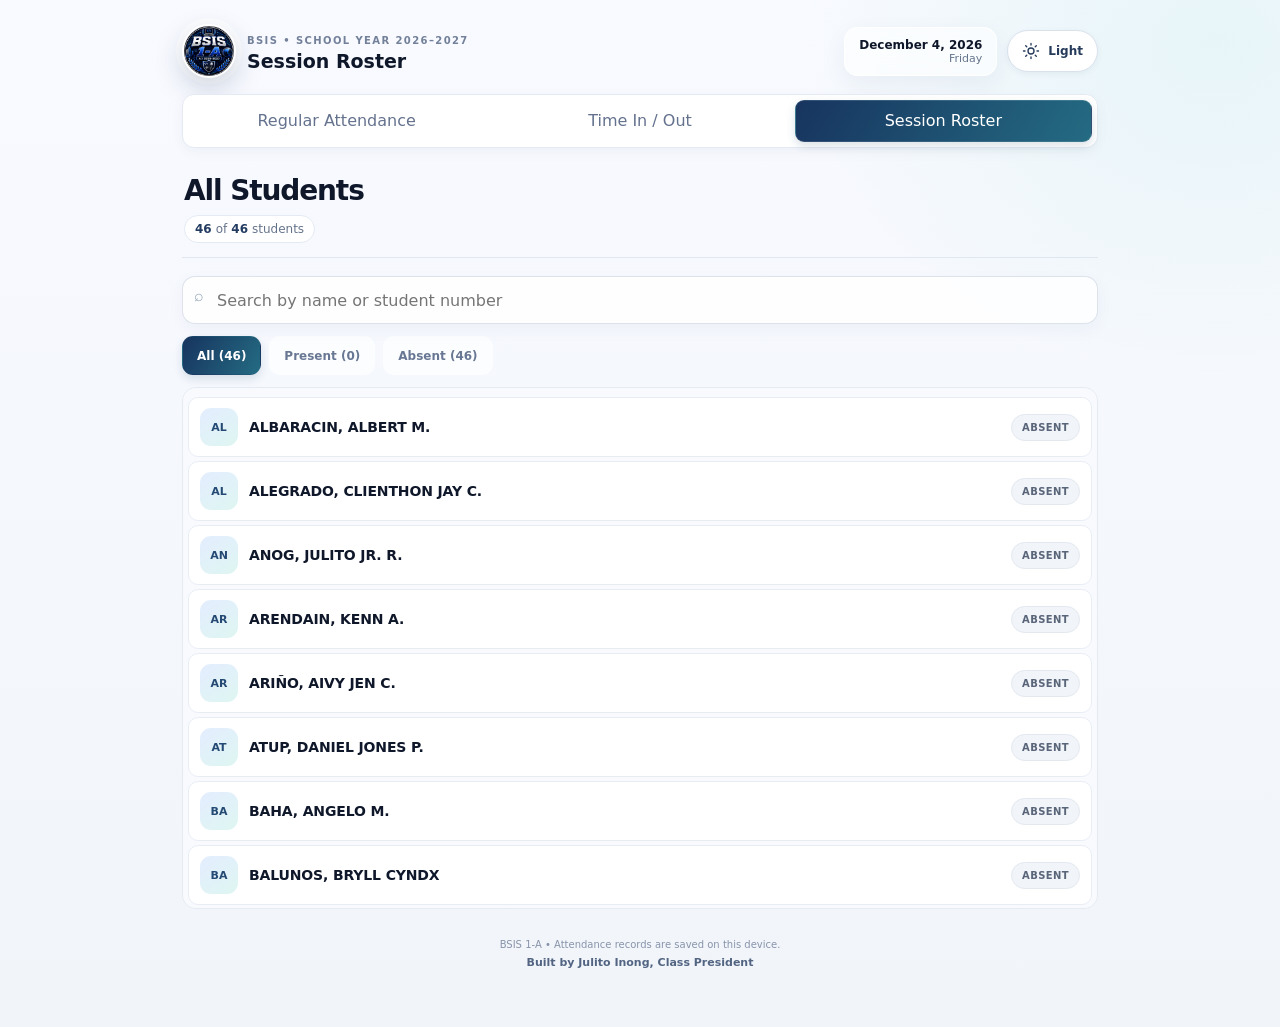
<file: session-roster.html>
<!doctype html>
<html lang="en">
<head>
<meta charset="utf-8">
<meta name="viewport" content="width=device-width,initial-scale=1,viewport-fit=cover">
<meta name="theme-color" content="#0f172a">
<link rel="manifest" href="./manifest.webmanifest">
<link rel="icon" type="image/png" sizes="192x192" href="./bsis1a-icon-192.png">
<link rel="apple-touch-icon" href="./bsis1a-icon-192.png">
<title>BSIS 1-A • Time In / Out Roster</title>
<script src="./theme.js"></script>
<style>
@import url("./motion.css");
:root{--bg:#f5f7fb;--card:#fff;--ink:#0f172a;--muted:#64748b;--line:#dbe2ec;--navy:#102852;--soft:#eef2f7;--success:#15803d;--success-bg:#dcfce7;--absent:#64748b;--absent-bg:#f1f5f9}
*{box-sizing:border-box}body{margin:0;background:linear-gradient(180deg,#eef2f7 0,#f8fafc 34%,var(--bg) 100%);color:var(--ink);font-family:Inter,ui-sans-serif,system-ui,-apple-system,BlinkMacSystemFont,"Segoe UI",sans-serif;min-height:100vh}button,input{font:inherit}button,a{-webkit-tap-highlight-color:transparent}.app{max-width:760px;margin:0 auto;padding:18px 14px calc(34px + env(safe-area-inset-bottom))}.topbar{display:flex;align-items:center;justify-content:space-between;gap:14px;margin-bottom:18px}.brand{display:flex;align-items:center;gap:11px;color:inherit;text-decoration:none;min-width:0}.brand-mark{width:54px;height:54px;flex:none;border:2px solid #fff;border-radius:50%;background:#07152f url('./ChatGPT%20Image%20Aug%209,%202026,%2004_55_02%20PM.png') center/cover no-repeat;box-shadow:0 4px 12px rgba(15,23,42,.18)}.eyebrow{font-size:10px;font-weight:800;color:var(--muted);text-transform:uppercase}.brand h1{font-size:19px;line-height:1.15;margin:3px 0 0}.top-actions{display:flex;align-items:center;gap:12px}.datebox{text-align:right;font-size:11px;color:var(--muted)}.datebox b{display:block;color:var(--ink);font-size:12px}.nav-link,.btn{display:inline-flex;align-items:center;justify-content:center;min-height:40px;padding:9px 13px;border:0;border-radius:8px;background:var(--navy);color:#fff;text-decoration:none;font-size:12px;font-weight:800}.nav-link:hover,.btn:hover{background:#17386d}.page-head{display:flex;align-items:flex-end;justify-content:space-between;gap:12px;padding:8px 0 14px;border-bottom:1px solid var(--line)}.page-head h2{font-size:19px;margin:0}.page-head p{margin:5px 0 0;color:var(--muted);font-size:12px}.tools{display:flex;gap:9px;align-items:center;margin:14px 0 10px}.search{position:relative;flex:1}.search span{position:absolute;left:12px;top:10px;color:#94a3b8}.search input{width:100%;height:40px;border:1px solid #cbd5e1;border-radius:8px;padding:9px 12px 9px 34px;background:#fff;color:var(--ink);outline:none}.search input:focus{border-color:#2563eb;box-shadow:0 0 0 3px rgba(37,99,235,.13)}.filters{display:flex;gap:6px;margin:0 0 10px}.filter{min-height:34px;padding:7px 11px;border:0;border-radius:7px;background:var(--soft);color:var(--muted);font-size:11px;font-weight:800;cursor:pointer}.filter.active{background:var(--navy);color:#fff}.list{border-top:1px solid var(--line)}.student{display:flex;align-items:center;gap:11px;padding:10px 2px;border-bottom:1px solid var(--line)}.avatar{width:36px;height:36px;flex:none;display:grid;place-items:center;border-radius:10px;background:#e2e8f0;font-size:11px;font-weight:900}.student-main{flex:1;min-width:0}.student-name{display:block;max-width:100%;padding:0;border:0;background:transparent;color:var(--ink);font-size:12px;font-weight:800;text-align:left;white-space:nowrap;overflow:hidden;text-overflow:ellipsis;cursor:pointer}.student-name:hover{text-decoration:underline}.student-name:focus-visible,.filter:focus-visible,.btn:focus-visible,.nav-link:focus-visible,.close:focus-visible{outline:3px solid rgba(37,99,235,.3);outline-offset:2px}.student-time{margin-top:2px;color:var(--muted);font-size:10px}.student-time:empty{display:none}.status-pill{flex:none;padding:6px 8px;border-radius:999px;font-size:9px;font-weight:900}.status-present{background:var(--success-bg);color:var(--success)}.status-absent{background:var(--absent-bg);color:var(--absent)}.empty{padding:24px 8px;text-align:center;color:var(--muted);font-size:12px}.footer{margin-top:16px;color:#94a3b8;text-align:center;font-size:10px}.student-dialog{width:min(420px,calc(100vw - 32px));padding:0;border:1px solid var(--line);border-radius:12px;background:#fff;color:var(--ink);box-shadow:0 20px 60px rgba(15,23,42,.24)}.student-dialog::backdrop{background:rgba(3,13,29,.58)}.dialog-inner{padding:20px}.dialog-head{display:flex;justify-content:space-between;align-items:flex-start;gap:14px}.dialog-head h3{margin:4px 0 0;font-size:18px}.close{width:36px;height:36px;border:0;border-radius:8px;background:var(--soft);color:var(--ink);font-size:22px;cursor:pointer}.meta{display:grid;gap:12px;margin:18px 0 0}.meta div{border-top:1px solid var(--line);padding-top:10px}.meta dt{color:var(--muted);font-size:10px;font-weight:800;text-transform:uppercase}.meta dd{margin:4px 0 0;font-size:14px;font-weight:700}.meta .present{color:var(--success)}.meta .absent{color:var(--muted)}
.attendance-mark{display:inline-block;margin-left:3px;padding:2px 5px;border-radius:999px;font-size:9px;font-weight:900;white-space:nowrap}.attendance-mark.present,.attendance-mark.on-time{background:#dcfce7;color:#15803d}.attendance-mark.late{background:#fef2f2;color:#b91c1c}.attendance-mark.early{background:#fef3c7;color:#92400e}
@media(max-width:520px){.app{padding:12px 12px calc(26px + env(safe-area-inset-bottom))}.topbar{margin-bottom:12px}.brand-mark{width:46px;height:46px}.brand h1{font-size:17px}.datebox{display:none}.top-actions{gap:0}.page-head{align-items:flex-start;flex-direction:column}.tools{flex-direction:column;align-items:stretch}.tools .nav-link{width:100%}.student{gap:9px}.status-pill{font-size:8px;padding:6px 7px}}
</style>
</head>
<body>
<main class="app">
<header class="topbar"><a class="brand" href="./session-attendance.html"><span class="brand-mark" aria-hidden="true"></span><span><span class="eyebrow">BSIS • School Year 2026–2027</span><h1>Session Roster</h1></span></a><div class="top-actions"><div class="datebox"><b id="todayLabel">—</b><span id="dayLabel">—</span></div></div></header>
<nav class="page-tabs" aria-label="Attendance pages"><a class="page-tab" href="./index.html">Regular Attendance</a><a class="page-tab" href="./session-attendance.html">Time In / Out</a><a class="page-tab active" href="./session-roster.html" aria-current="page">Session Roster</a></nav>
<section class="page-head"><div><h2>All Students</h2><p><span id="visibleCount">46</span> of <span id="totalCount">46</span> students</p></div></section>
<div class="tools"><label class="search"><span aria-hidden="true">⌕</span><input id="search" type="search" placeholder="Search by name or student number" autocomplete="off"></label></div>
<div class="filters" role="group" aria-label="Filter students"><button type="button" class="filter active" data-filter="all">All</button><button type="button" class="filter" data-filter="present">Present</button><button type="button" class="filter" data-filter="absent">Absent</button></div>
<div id="rosterList" class="list" aria-live="polite"></div>
<div class="footer">BSIS 1-A • Attendance records are saved on this device.<span class="footer-credit">Built by Julito Inong, Class President</span></div>
</main>
<dialog id="studentDialog" class="student-dialog" aria-labelledby="studentDetailName"><div class="dialog-inner"><div class="dialog-head"><div><div class="eyebrow">Student details</div><h3 id="studentDetailName">—</h3></div><button type="button" class="close" aria-label="Close student details">×</button></div><dl class="meta"><div><dt>Student No.</dt><dd id="studentDetailNo">—</dd></div><div><dt>Attendance</dt><dd id="studentDetailStatus">—</dd></div><div><dt>Morning Time In</dt><dd id="studentMorningIn">—</dd></div><div><dt>Morning Time Out</dt><dd id="studentMorningOut">—</dd></div><div><dt>Afternoon Time In</dt><dd id="studentAfternoonIn">—</dd></div><div><dt>Afternoon Time Out</dt><dd id="studentAfternoonOut">—</dd></div><div id="studentLegacyTimeRow" hidden><dt>Previous check-in</dt><dd id="studentLegacyTime">—</dd></div></dl></div></dialog>
<script src="./roster-data.js"></script>
<script>
const ROSTER=window.BSIS_ROSTER;
const STORAGE_PREFIX="bsis1a_session_attendance_";
let todayKey="",attendance={},filterMode="all";
function localDateKey(date=new Date()){const year=date.getFullYear(),month=String(date.getMonth()+1).padStart(2,"0"),day=String(date.getDate()).padStart(2,"0");return `${year}-${month}-${day}`}
function escapeHTML(value){return String(value).replace(/[&<>"']/g,char=>({"&":"&amp;","<":"&lt;",">":"&gt;",'"':"&quot;","'":"&#39;"}[char]))}
function initials(name){return name.split(",")[0].trim().slice(0,2).toUpperCase()}
function isPresent(record){return !!record&&(!!record.time||!!record.morningIn||!!record.morningOut||!!record.afternoonIn||!!record.afternoonOut)}
function hasSessionRecord(record){return !!record&&(!!record.morningIn||!!record.morningOut||!!record.afternoonIn||!!record.afternoonOut)}
function displaySlotTime(record,slot){const time=record?.[slot],status=record?.slotStatus?.[slot];return time&&status?`${time} (${status})`:time||"—"}
function displaySlotHTML(record,slot){const time=record?.[slot],status=record?.slotStatus?.[slot];if(!time)return "—";if(!status)return escapeHTML(time);const statusClass=status.toLowerCase().replace(/\s+/g,"-");return `${escapeHTML(time)} <span class="attendance-mark ${statusClass}">${escapeHTML(status)}</span>`}
function loadAttendance(){todayKey=localDateKey();try{attendance=JSON.parse(localStorage.getItem(STORAGE_PREFIX+todayKey)||"{}")}catch(error){attendance={}}renderRoster()}
function renderRoster(){const query=document.getElementById("search").value.trim().toLowerCase();const presentCount=ROSTER.filter(student=>isPresent(attendance[student.student_no])).length;const counts={all:ROSTER.length,present:presentCount,absent:ROSTER.length-presentCount};document.querySelectorAll(".filter").forEach(button=>{const mode=button.dataset.filter;button.textContent=`${mode[0].toUpperCase()+mode.slice(1)} (${counts[mode]})`;button.classList.toggle("active",filterMode===mode)});const rows=ROSTER.filter(student=>{const present=isPresent(attendance[student.student_no]);const matchesQuery=student.full_name.toLowerCase().includes(query)||student.student_no.includes(query);return matchesQuery&&(filterMode==="all"||(filterMode==="present"&&present)||(filterMode==="absent"&&!present))});document.getElementById("visibleCount").textContent=rows.length;document.getElementById("totalCount").textContent=ROSTER.length;const list=document.getElementById("rosterList");if(!rows.length){list.innerHTML='<div class="empty">No students match this view.</div>';return}list.innerHTML=rows.map(student=>{const record=attendance[student.student_no],present=isPresent(record);const times=record?.time&&!hasSessionRecord(record)?"Previous check-in: "+escapeHTML(record.time):present?`AM In: ${displaySlotHTML(record,"morningIn")} · AM Out: ${displaySlotHTML(record,"morningOut")}<br>PM In: ${displaySlotHTML(record,"afternoonIn")} · PM Out: ${displaySlotHTML(record,"afternoonOut")}`:"";return `<div class="student"><div class="avatar">${escapeHTML(initials(student.full_name))}</div><div class="student-main"><button type="button" class="student-name" data-student-no="${escapeHTML(student.student_no)}">${escapeHTML(student.full_name)}</button><div class="student-time">${times}</div></div><span class="status-pill ${present?"status-present":"status-absent"}">${present?"PRESENT":"ABSENT"}</span></div>`}).join("")}
function showStudentDetails(studentNo){const student=ROSTER.find(entry=>entry.student_no===studentNo);if(!student)return;const record=attendance[studentNo],present=isPresent(record);document.getElementById("studentDetailName").textContent=student.full_name;document.getElementById("studentDetailNo").textContent=student.student_no||"Not assigned";const status=document.getElementById("studentDetailStatus");status.textContent=present?"Present":"Absent";status.className=present?"present":"absent";document.getElementById("studentMorningIn").textContent=displaySlotTime(record,"morningIn");document.getElementById("studentMorningOut").textContent=displaySlotTime(record,"morningOut");document.getElementById("studentAfternoonIn").textContent=displaySlotTime(record,"afternoonIn");document.getElementById("studentAfternoonOut").textContent=displaySlotTime(record,"afternoonOut");document.getElementById("studentLegacyTime").textContent=record?.time||"—";document.getElementById("studentLegacyTimeRow").hidden=!record?.time;document.getElementById("studentDialog").showModal()}
document.getElementById("search").addEventListener("input",renderRoster);
document.querySelector(".filters").addEventListener("click",event=>{const button=event.target.closest("[data-filter]");if(button){filterMode=button.dataset.filter;renderRoster()}});
document.getElementById("rosterList").addEventListener("click",event=>{const button=event.target.closest(".student-name");if(button)showStudentDetails(button.dataset.studentNo)});
document.getElementById("studentDialog").addEventListener("click",event=>{if(event.target===event.currentTarget)event.currentTarget.close()});
document.getElementById("studentDialog").addEventListener("keydown",event=>{if(event.key==="Escape"){event.preventDefault();event.currentTarget.close()}});
document.querySelector(".close").addEventListener("click",()=>document.getElementById("studentDialog").close());
function refreshDate(){const now=new Date(),key=localDateKey(now);if(key!==todayKey)loadAttendance();document.getElementById("todayLabel").textContent=new Intl.DateTimeFormat(undefined,{month:"long",day:"numeric",year:"numeric"}).format(now);document.getElementById("dayLabel").textContent=new Intl.DateTimeFormat(undefined,{weekday:"long"}).format(now)}
window.addEventListener("storage",event=>{if(event.key===STORAGE_PREFIX+todayKey)loadAttendance()});window.addEventListener("focus",refreshDate);document.addEventListener("visibilitychange",refreshDate);setInterval(refreshDate,30000);
loadAttendance();refreshDate();
if("serviceWorker" in navigator)window.addEventListener("load",()=>navigator.serviceWorker.register("./sw.js").catch(()=>{}));
</script>
</body>
</html>
</file>
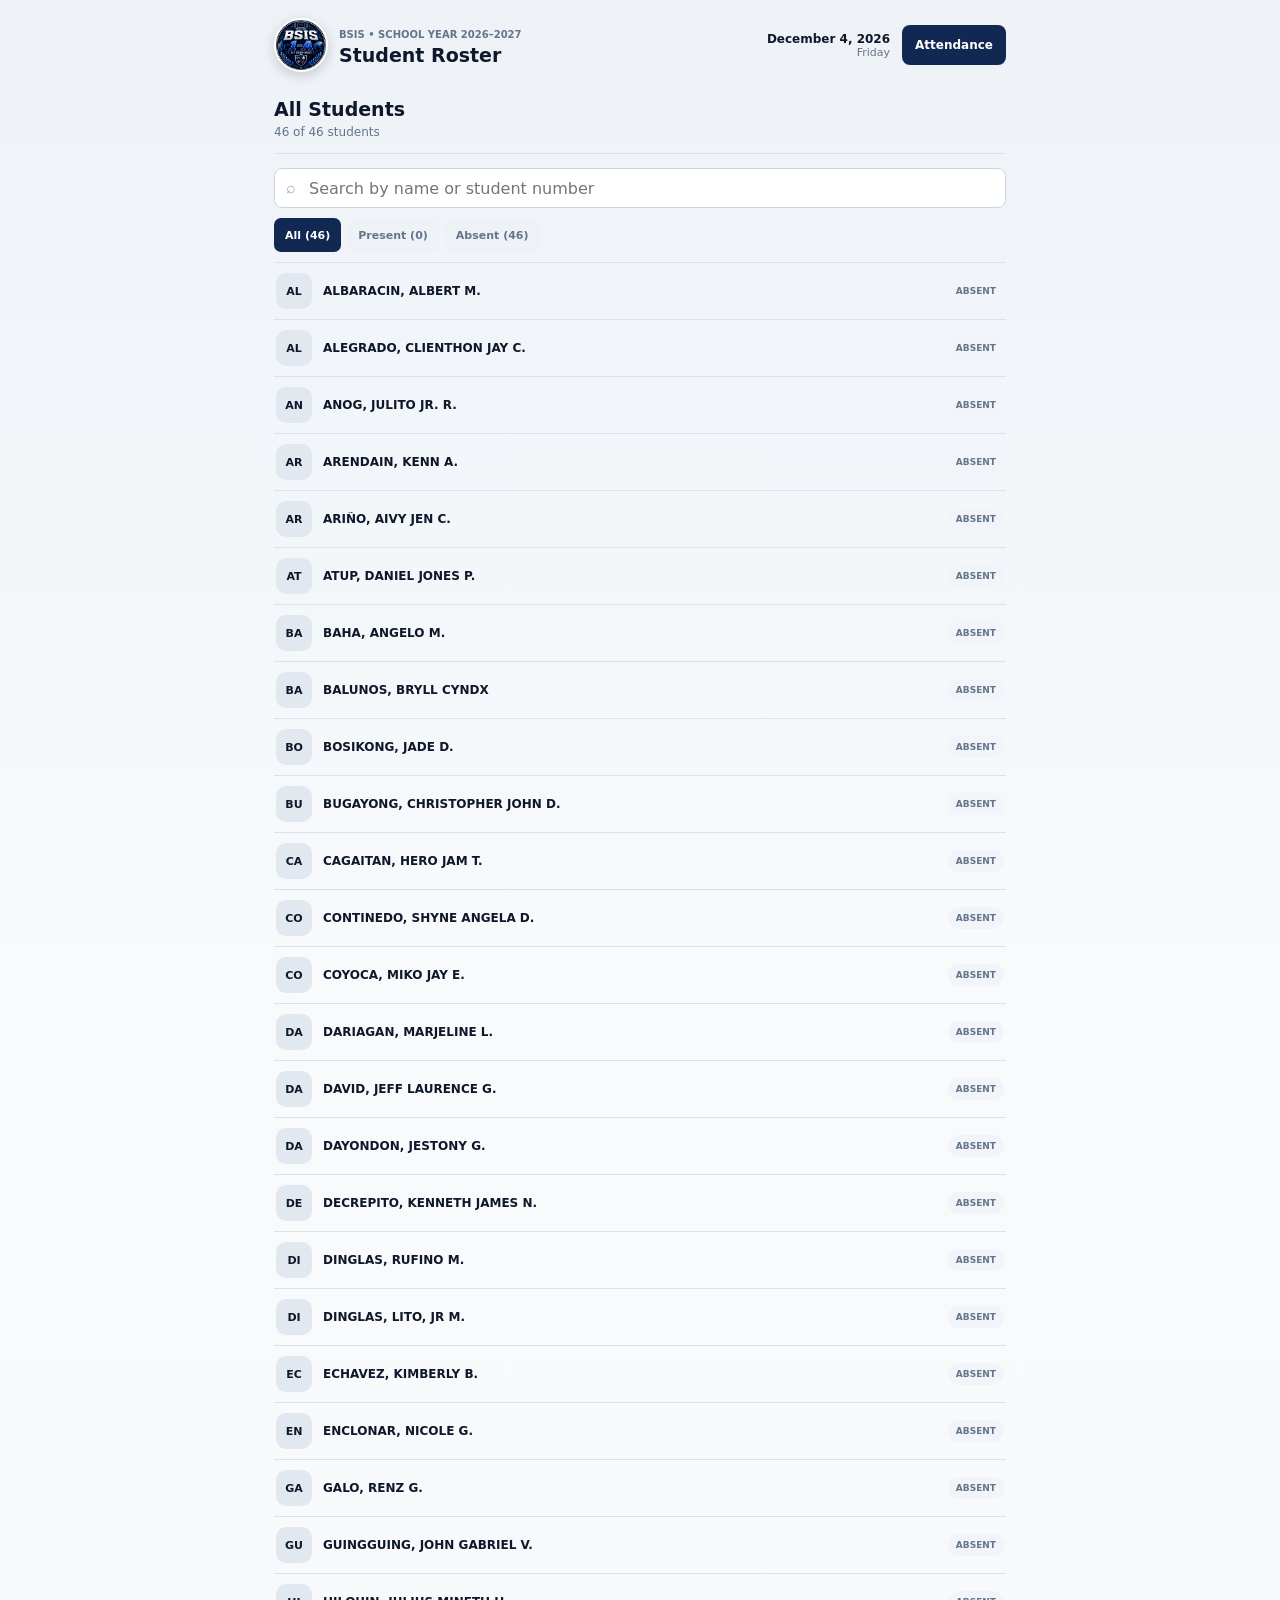
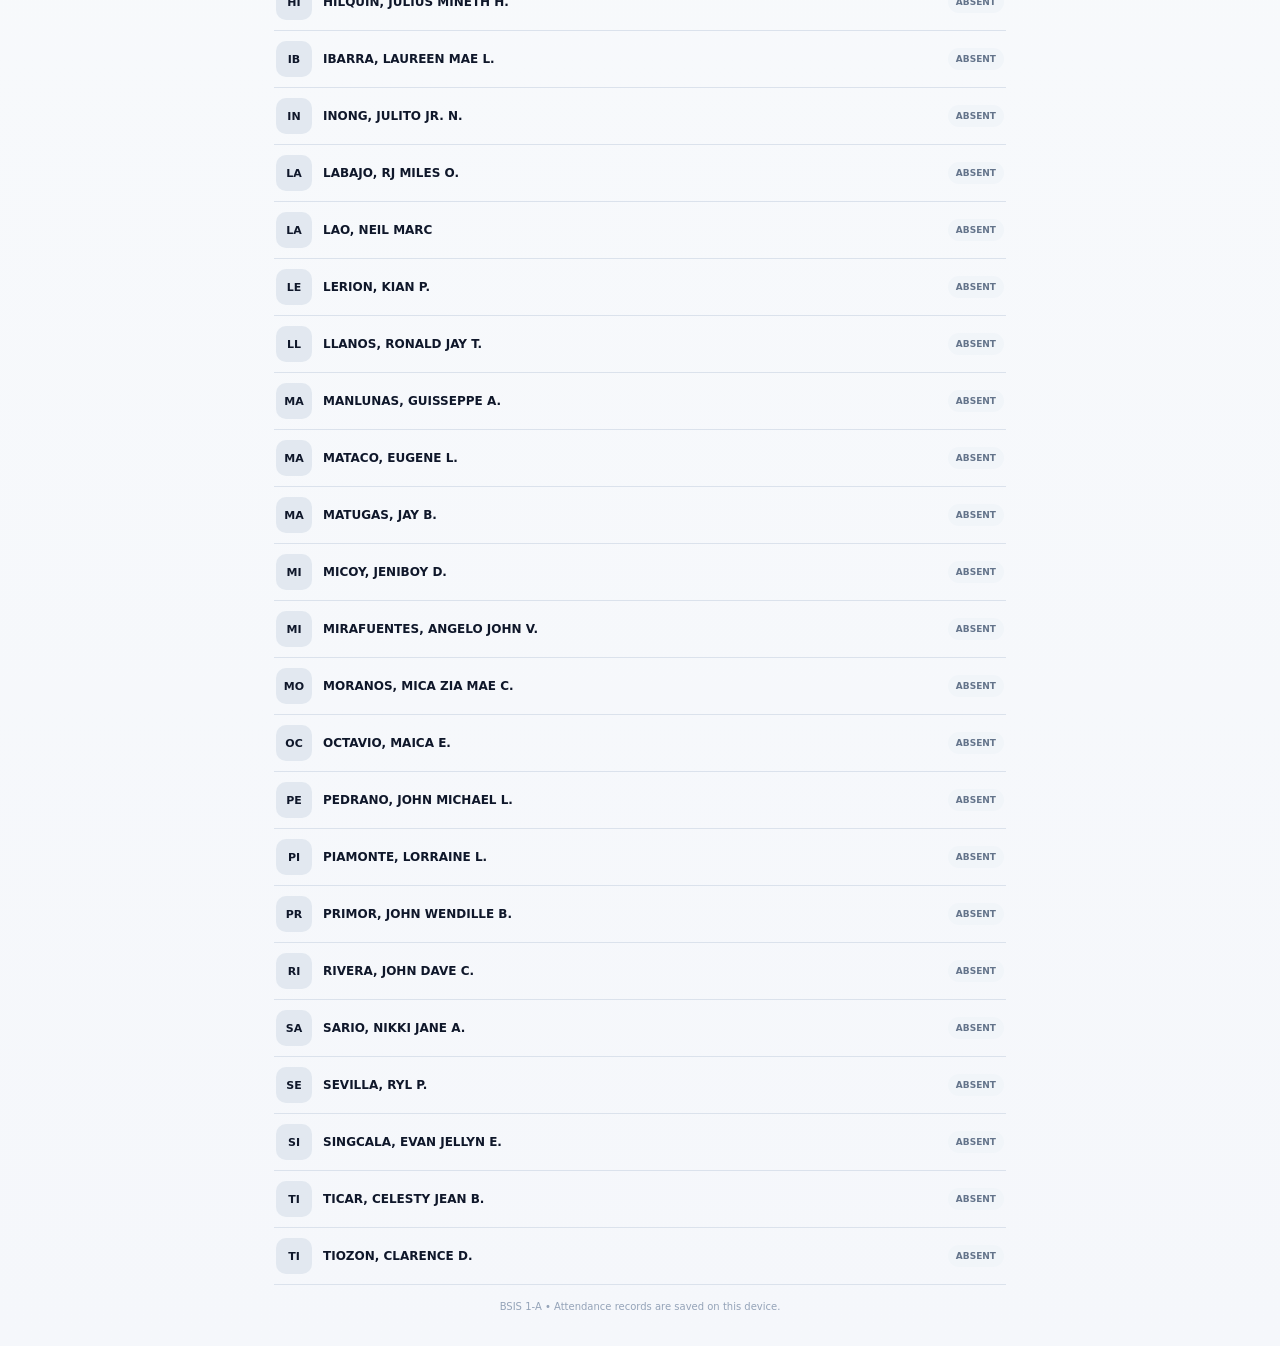
<file: BSIS1-A_PROFESSIONAL_PWA_LOCAL_FINAL/roster.html>
<!doctype html>
<html lang="en">
<head>
<meta charset="utf-8">
<meta name="viewport" content="width=device-width,initial-scale=1,viewport-fit=cover">
<meta name="theme-color" content="#0f172a">
<link rel="manifest" href="./manifest.webmanifest">
<link rel="apple-touch-icon" href="./ChatGPT%20Image%20Aug%209,%202026,%2004_55_02%20PM.png">
<title>BSIS 1-A • Student Roster</title>
<style>
@import url("./motion.css");
:root{--bg:#f5f7fb;--card:#fff;--ink:#0f172a;--muted:#64748b;--line:#dbe2ec;--navy:#102852;--soft:#eef2f7;--success:#15803d;--success-bg:#dcfce7;--absent:#64748b;--absent-bg:#f1f5f9}
*{box-sizing:border-box}body{margin:0;background:linear-gradient(180deg,#eef2f7 0,#f8fafc 34%,var(--bg) 100%);color:var(--ink);font-family:Inter,ui-sans-serif,system-ui,-apple-system,BlinkMacSystemFont,"Segoe UI",sans-serif;min-height:100vh}button,input{font:inherit}button,a{-webkit-tap-highlight-color:transparent}.app{max-width:760px;margin:0 auto;padding:18px 14px calc(34px + env(safe-area-inset-bottom))}.topbar{display:flex;align-items:center;justify-content:space-between;gap:14px;margin-bottom:18px}.brand{display:flex;align-items:center;gap:11px;color:inherit;text-decoration:none;min-width:0}.brand-mark{width:54px;height:54px;flex:none;border:2px solid #fff;border-radius:50%;background:#07152f url('./ChatGPT%20Image%20Aug%209,%202026,%2004_55_02%20PM.png') center/cover no-repeat;box-shadow:0 4px 12px rgba(15,23,42,.18)}.eyebrow{font-size:10px;font-weight:800;color:var(--muted);text-transform:uppercase}.brand h1{font-size:19px;line-height:1.15;margin:3px 0 0}.top-actions{display:flex;align-items:center;gap:12px}.datebox{text-align:right;font-size:11px;color:var(--muted)}.datebox b{display:block;color:var(--ink);font-size:12px}.nav-link,.btn{display:inline-flex;align-items:center;justify-content:center;min-height:40px;padding:9px 13px;border:0;border-radius:8px;background:var(--navy);color:#fff;text-decoration:none;font-size:12px;font-weight:800}.nav-link:hover,.btn:hover{background:#17386d}.page-head{display:flex;align-items:flex-end;justify-content:space-between;gap:12px;padding:8px 0 14px;border-bottom:1px solid var(--line)}.page-head h2{font-size:19px;margin:0}.page-head p{margin:5px 0 0;color:var(--muted);font-size:12px}.tools{display:flex;gap:9px;align-items:center;margin:14px 0 10px}.search{position:relative;flex:1}.search span{position:absolute;left:12px;top:10px;color:#94a3b8}.search input{width:100%;height:40px;border:1px solid #cbd5e1;border-radius:8px;padding:9px 12px 9px 34px;background:#fff;color:var(--ink);outline:none}.search input:focus{border-color:#2563eb;box-shadow:0 0 0 3px rgba(37,99,235,.13)}.filters{display:flex;gap:6px;margin:0 0 10px}.filter{min-height:34px;padding:7px 11px;border:0;border-radius:7px;background:var(--soft);color:var(--muted);font-size:11px;font-weight:800;cursor:pointer}.filter.active{background:var(--navy);color:#fff}.list{border-top:1px solid var(--line)}.student{display:flex;align-items:center;gap:11px;padding:10px 2px;border-bottom:1px solid var(--line)}.avatar{width:36px;height:36px;flex:none;display:grid;place-items:center;border-radius:10px;background:#e2e8f0;font-size:11px;font-weight:900}.student-main{flex:1;min-width:0}.student-name{display:block;max-width:100%;padding:0;border:0;background:transparent;color:var(--ink);font-size:12px;font-weight:800;text-align:left;white-space:nowrap;overflow:hidden;text-overflow:ellipsis;cursor:pointer}.student-name:hover{text-decoration:underline}.student-name:focus-visible,.filter:focus-visible,.btn:focus-visible,.nav-link:focus-visible,.close:focus-visible{outline:3px solid rgba(37,99,235,.3);outline-offset:2px}.student-time{margin-top:2px;color:var(--muted);font-size:10px}.student-time:empty{display:none}.status-pill{flex:none;padding:6px 8px;border-radius:999px;font-size:9px;font-weight:900}.status-present{background:var(--success-bg);color:var(--success)}.status-absent{background:var(--absent-bg);color:var(--absent)}.empty{padding:24px 8px;text-align:center;color:var(--muted);font-size:12px}.footer{margin-top:16px;color:#94a3b8;text-align:center;font-size:10px}.student-dialog{width:min(420px,calc(100vw - 32px));padding:0;border:1px solid var(--line);border-radius:12px;background:#fff;color:var(--ink);box-shadow:0 20px 60px rgba(15,23,42,.24)}.student-dialog::backdrop{background:rgba(3,13,29,.58)}.dialog-inner{padding:20px}.dialog-head{display:flex;justify-content:space-between;align-items:flex-start;gap:14px}.dialog-head h3{margin:4px 0 0;font-size:18px}.close{width:36px;height:36px;border:0;border-radius:8px;background:var(--soft);color:var(--ink);font-size:22px;cursor:pointer}.meta{display:grid;gap:12px;margin:18px 0 0}.meta div{border-top:1px solid var(--line);padding-top:10px}.meta dt{color:var(--muted);font-size:10px;font-weight:800;text-transform:uppercase}.meta dd{margin:4px 0 0;font-size:14px;font-weight:700}.meta .present{color:var(--success)}.meta .absent{color:var(--muted)}
@media(max-width:520px){.app{padding:12px 12px calc(26px + env(safe-area-inset-bottom))}.topbar{margin-bottom:12px}.brand-mark{width:46px;height:46px}.brand h1{font-size:17px}.datebox{display:none}.top-actions{gap:0}.page-head{align-items:flex-start;flex-direction:column}.tools{flex-direction:column;align-items:stretch}.tools .nav-link{width:100%}.student{gap:9px}.status-pill{font-size:8px;padding:6px 7px}}
</style>
</head>
<body>
<main class="app">
<header class="topbar"><a class="brand" href="./index.html"><span class="brand-mark" aria-hidden="true"></span><span><span class="eyebrow">BSIS • School Year 2026–2027</span><h1>Student Roster</h1></span></a><div class="top-actions"><div class="datebox"><b id="todayLabel">—</b><span id="dayLabel">—</span></div><a class="nav-link" href="./index.html">Attendance</a></div></header>
<section class="page-head"><div><h2>All Students</h2><p><span id="visibleCount">46</span> of <span id="totalCount">46</span> students</p></div></section>
<div class="tools"><label class="search"><span aria-hidden="true">⌕</span><input id="search" type="search" placeholder="Search by name or student number" autocomplete="off"></label></div>
<div class="filters" role="group" aria-label="Filter students"><button type="button" class="filter active" data-filter="all">All</button><button type="button" class="filter" data-filter="present">Present</button><button type="button" class="filter" data-filter="absent">Absent</button></div>
<div id="rosterList" class="list" aria-live="polite"></div>
<div class="footer">BSIS 1-A • Attendance records are saved on this device.</div>
</main>
<dialog id="studentDialog" class="student-dialog" aria-labelledby="studentDetailName"><div class="dialog-inner"><div class="dialog-head"><div><div class="eyebrow">Student details</div><h3 id="studentDetailName">—</h3></div><button type="button" class="close" aria-label="Close student details">×</button></div><dl class="meta"><div><dt>Student No.</dt><dd id="studentDetailNo">—</dd></div><div><dt>Attendance</dt><dd id="studentDetailStatus">—</dd></div><div id="studentDetailTimeRow"><dt>Check-in time</dt><dd id="studentDetailTime">—</dd></div></dl></div></dialog>
<script src="./roster-data.js"></script>
<script>
const ROSTER=window.BSIS_ROSTER;
const STORAGE_PREFIX="bsis1a_attendance_";
let todayKey="",attendance={},filterMode="all";
function localDateKey(date=new Date()){const year=date.getFullYear(),month=String(date.getMonth()+1).padStart(2,"0"),day=String(date.getDate()).padStart(2,"0");return `${year}-${month}-${day}`}
function escapeHTML(value){return String(value).replace(/[&<>"']/g,char=>({"&":"&amp;","<":"&lt;",">":"&gt;",'"':"&quot;","'":"&#39;"}[char]))}
function initials(name){return name.split(",")[0].trim().slice(0,2).toUpperCase()}
function loadAttendance(){todayKey=localDateKey();try{attendance=JSON.parse(localStorage.getItem(STORAGE_PREFIX+todayKey)||"{}")}catch(error){attendance={}}renderRoster()}
function renderRoster(){const query=document.getElementById("search").value.trim().toLowerCase();const presentCount=ROSTER.filter(student=>!!attendance[student.student_no]).length;const counts={all:ROSTER.length,present:presentCount,absent:ROSTER.length-presentCount};document.querySelectorAll(".filter").forEach(button=>{const mode=button.dataset.filter;button.textContent=`${mode[0].toUpperCase()+mode.slice(1)} (${counts[mode]})`;button.classList.toggle("active",filterMode===mode)});const rows=ROSTER.filter(student=>{const isPresent=!!attendance[student.student_no];const matchesQuery=student.full_name.toLowerCase().includes(query)||student.student_no.includes(query);return matchesQuery&&(filterMode==="all"||(filterMode==="present"&&isPresent)||(filterMode==="absent"&&!isPresent))});document.getElementById("visibleCount").textContent=rows.length;document.getElementById("totalCount").textContent=ROSTER.length;const list=document.getElementById("rosterList");if(!rows.length){list.innerHTML='<div class="empty">No students match this view.</div>';return}list.innerHTML=rows.map(student=>{const record=attendance[student.student_no];return `<div class="student"><div class="avatar">${escapeHTML(initials(student.full_name))}</div><div class="student-main"><button type="button" class="student-name" data-student-no="${escapeHTML(student.student_no)}">${escapeHTML(student.full_name)}</button><div class="student-time">${record?"Checked in "+escapeHTML(record.time):""}</div></div><span class="status-pill ${record?"status-present":"status-absent"}">${record?"PRESENT":"ABSENT"}</span></div>`}).join("")}
function showStudentDetails(studentNo){const student=ROSTER.find(entry=>entry.student_no===studentNo);if(!student)return;const record=attendance[studentNo];document.getElementById("studentDetailName").textContent=student.full_name;document.getElementById("studentDetailNo").textContent=student.student_no||"Not assigned";const status=document.getElementById("studentDetailStatus");status.textContent=record?"Present":"Absent";status.className=record?"present":"absent";document.getElementById("studentDetailTime").textContent=record?.time||"—";document.getElementById("studentDetailTimeRow").hidden=!record;document.getElementById("studentDialog").showModal()}
document.getElementById("search").addEventListener("input",renderRoster);
document.querySelector(".filters").addEventListener("click",event=>{const button=event.target.closest("[data-filter]");if(button){filterMode=button.dataset.filter;renderRoster()}});
document.getElementById("rosterList").addEventListener("click",event=>{const button=event.target.closest(".student-name");if(button)showStudentDetails(button.dataset.studentNo)});
document.getElementById("studentDialog").addEventListener("click",event=>{if(event.target===event.currentTarget)event.currentTarget.close()});
document.getElementById("studentDialog").addEventListener("keydown",event=>{if(event.key==="Escape"){event.preventDefault();event.currentTarget.close()}});
document.querySelector(".close").addEventListener("click",()=>document.getElementById("studentDialog").close());
function refreshDate(){const now=new Date(),key=localDateKey(now);if(key!==todayKey)loadAttendance();document.getElementById("todayLabel").textContent=new Intl.DateTimeFormat(undefined,{month:"long",day:"numeric",year:"numeric"}).format(now);document.getElementById("dayLabel").textContent=new Intl.DateTimeFormat(undefined,{weekday:"long"}).format(now)}
window.addEventListener("storage",event=>{if(event.key===STORAGE_PREFIX+todayKey)loadAttendance()});window.addEventListener("focus",refreshDate);document.addEventListener("visibilitychange",refreshDate);setInterval(refreshDate,30000);
loadAttendance();refreshDate();
if("serviceWorker" in navigator)window.addEventListener("load",()=>navigator.serviceWorker.register("./sw.js").catch(()=>{}));
</script>
</body>
</html>
</file>
